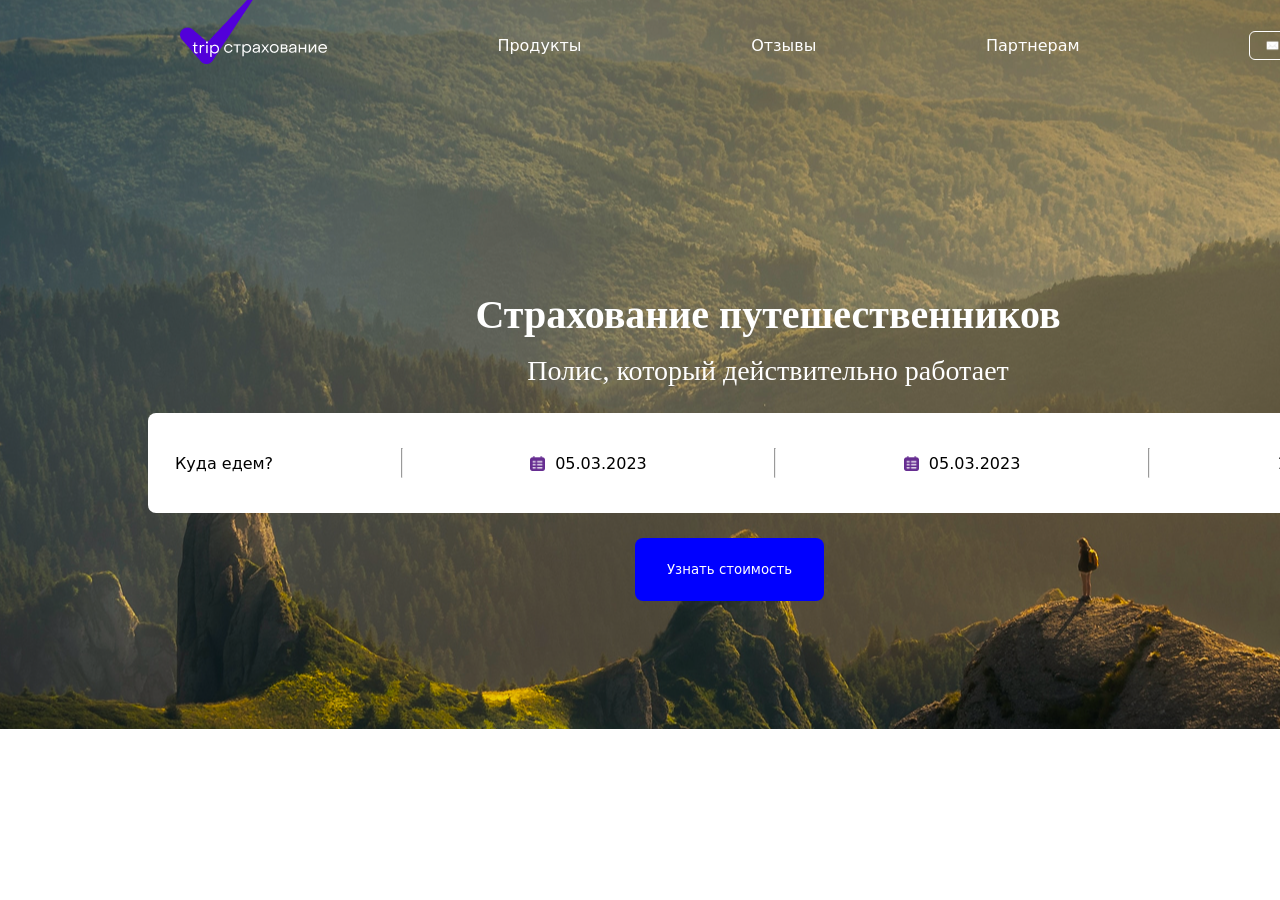
<file: index.html>
<!DOCTYPE html>
<html lang="en">

<head>
    <meta charset="UTF-8">
    <meta name="viewport" content="width=device-width, initial-scale=1.0">
    <link rel="stylesheet" href="./style.css">
    <title>Trip</title>
</head>

<body>
    <header class="header">
        <div class="header__container">
            <ul class="header__menu">
                <li class="header__item">
                    <a class="header__link" href="#"><img class="logo" src="assents/logo.png" alt="logo"></a>
                </li>
                <li class="header__item">
                    <a href="#" class="header__link">Продукты</a>
                </li>
                <li class="header__item">
                    <a href="#" class="header__link">Отзывы</a>
                </li>
                <li class="header__item">
                    <a href="#" class="header__link">Партнерам</a>
                </li>
                <button class="header__btn"><img src="./assents/email.png" alt="" class="header__email">Скидки</button>
            </ul>
        </div>

        <h1 class="header__title">Страхование путешественников</h1>
        <p class="header__text">Полис, который действительно работает</p>
        <div class="header__FAQ">
            <p class="faq__text">Куда едем?</p>
            <hr class="hr">
            <p class="faq__text"><img class="faq__calendar" src="./assents/calendar.png" alt="">05.03.2023</p>
            <hr class="hr">
            <p class="faq__text"><img class="faq__calendar" src="./assents/calendar.png" alt="">05.03.2023</p>
            <hr class="hr">
            <p class="faq__header">1 человек</p>
        </div>

        <button id="kirish" class="header__btn2">Узнать стоимость</button>
    </header>

    <script src="script.js"></script>
</body>

</html>
</file>
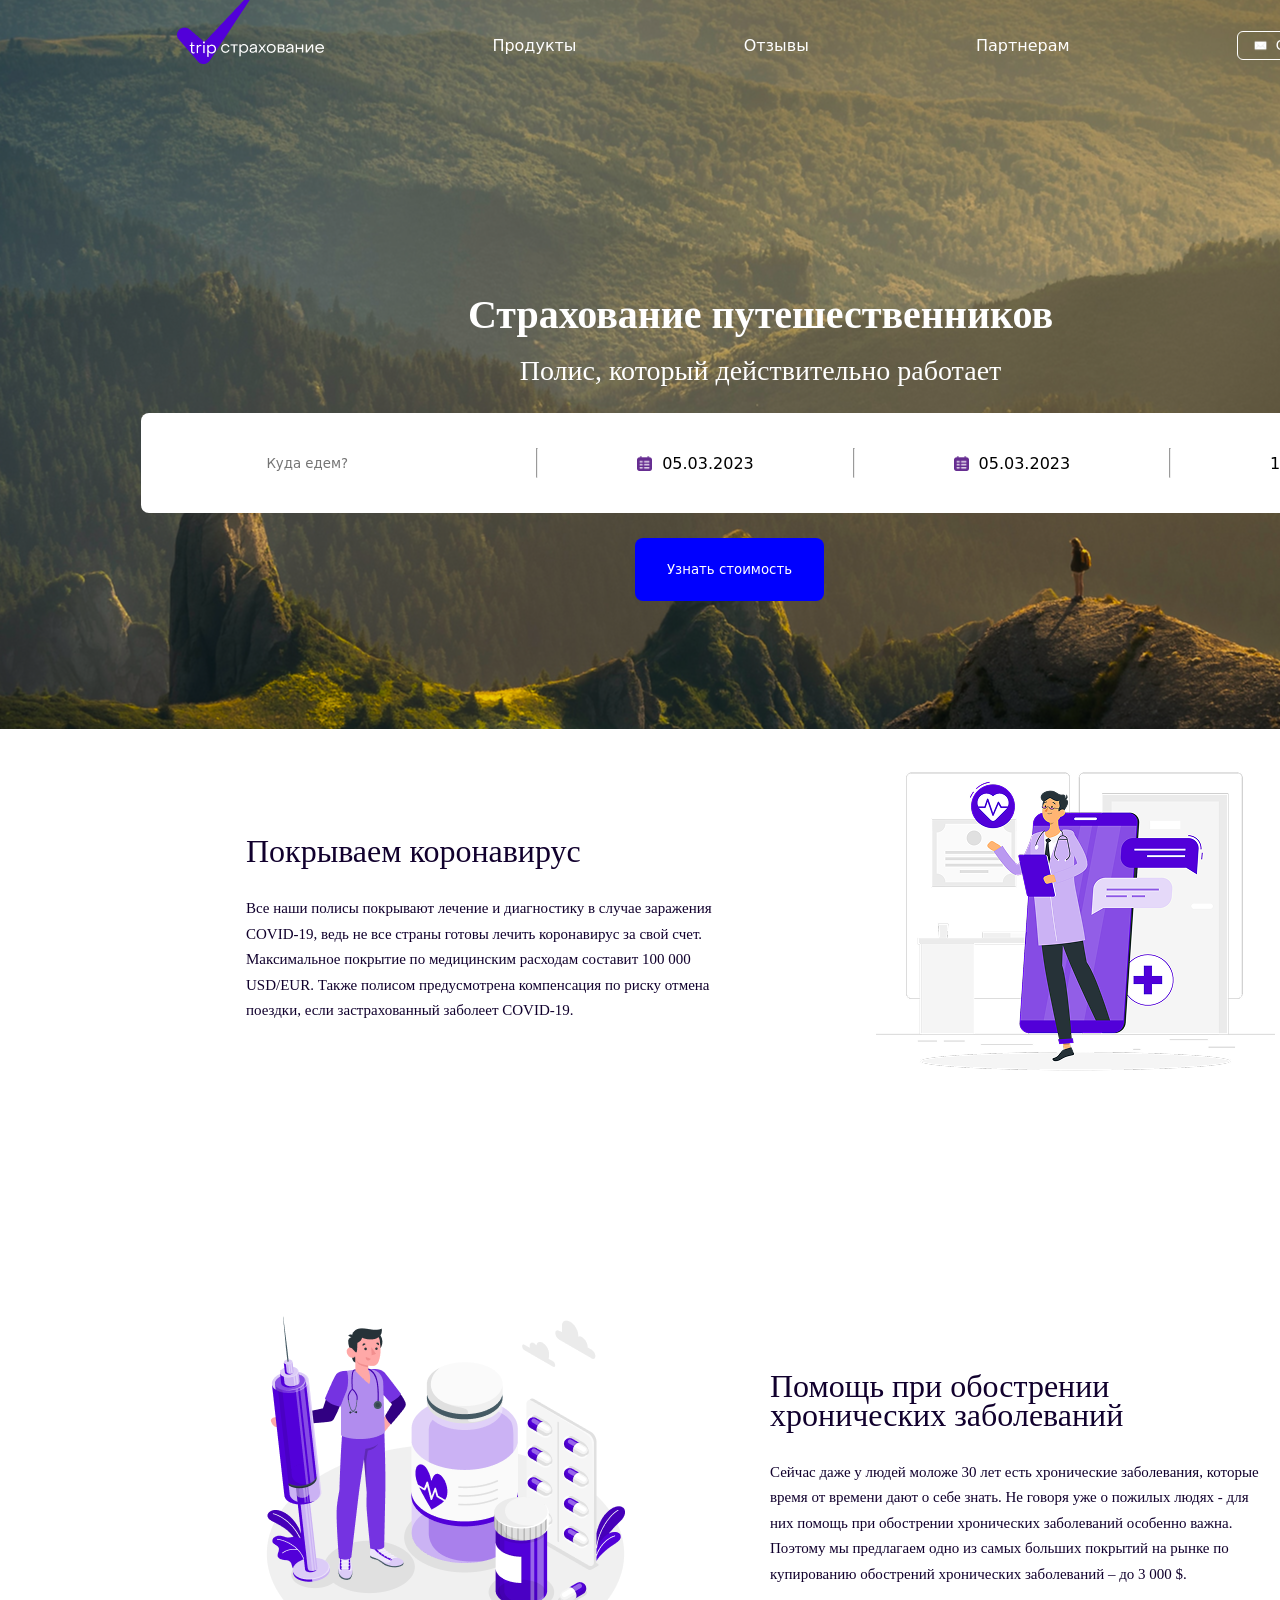
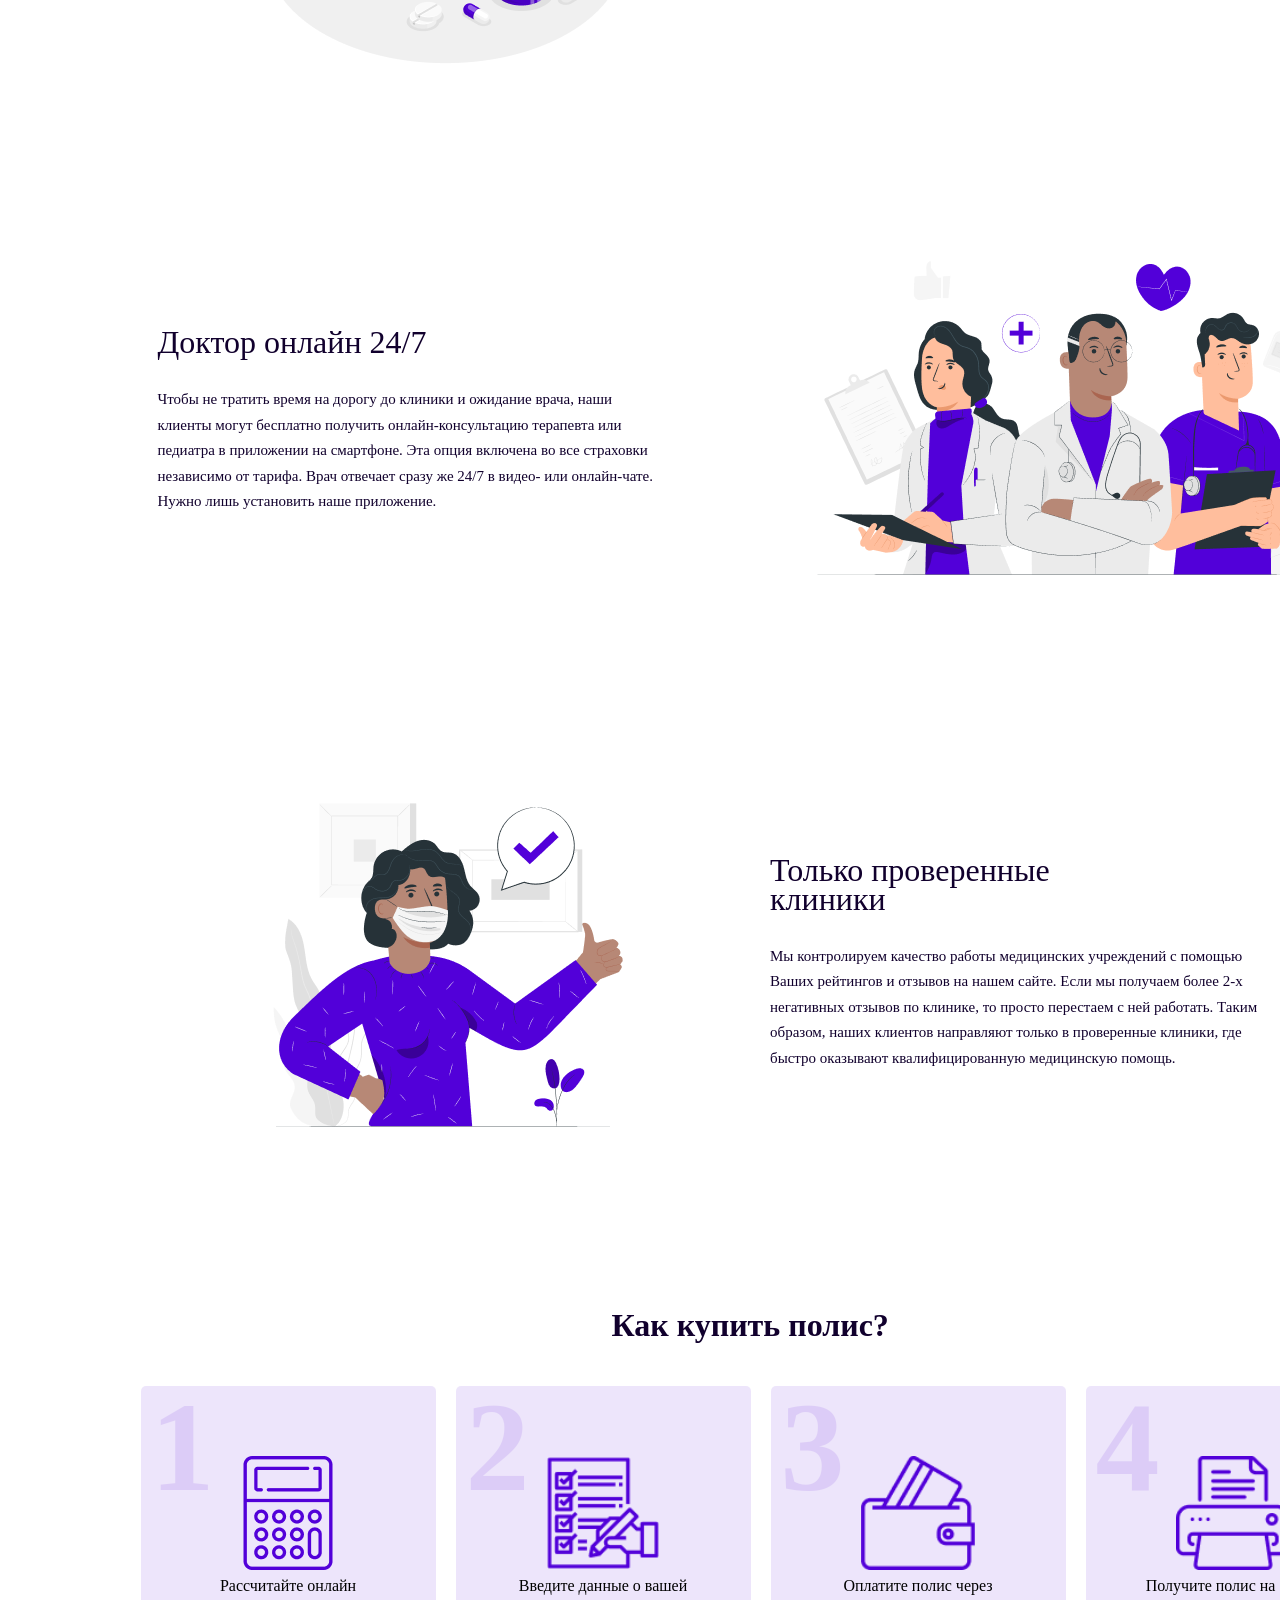
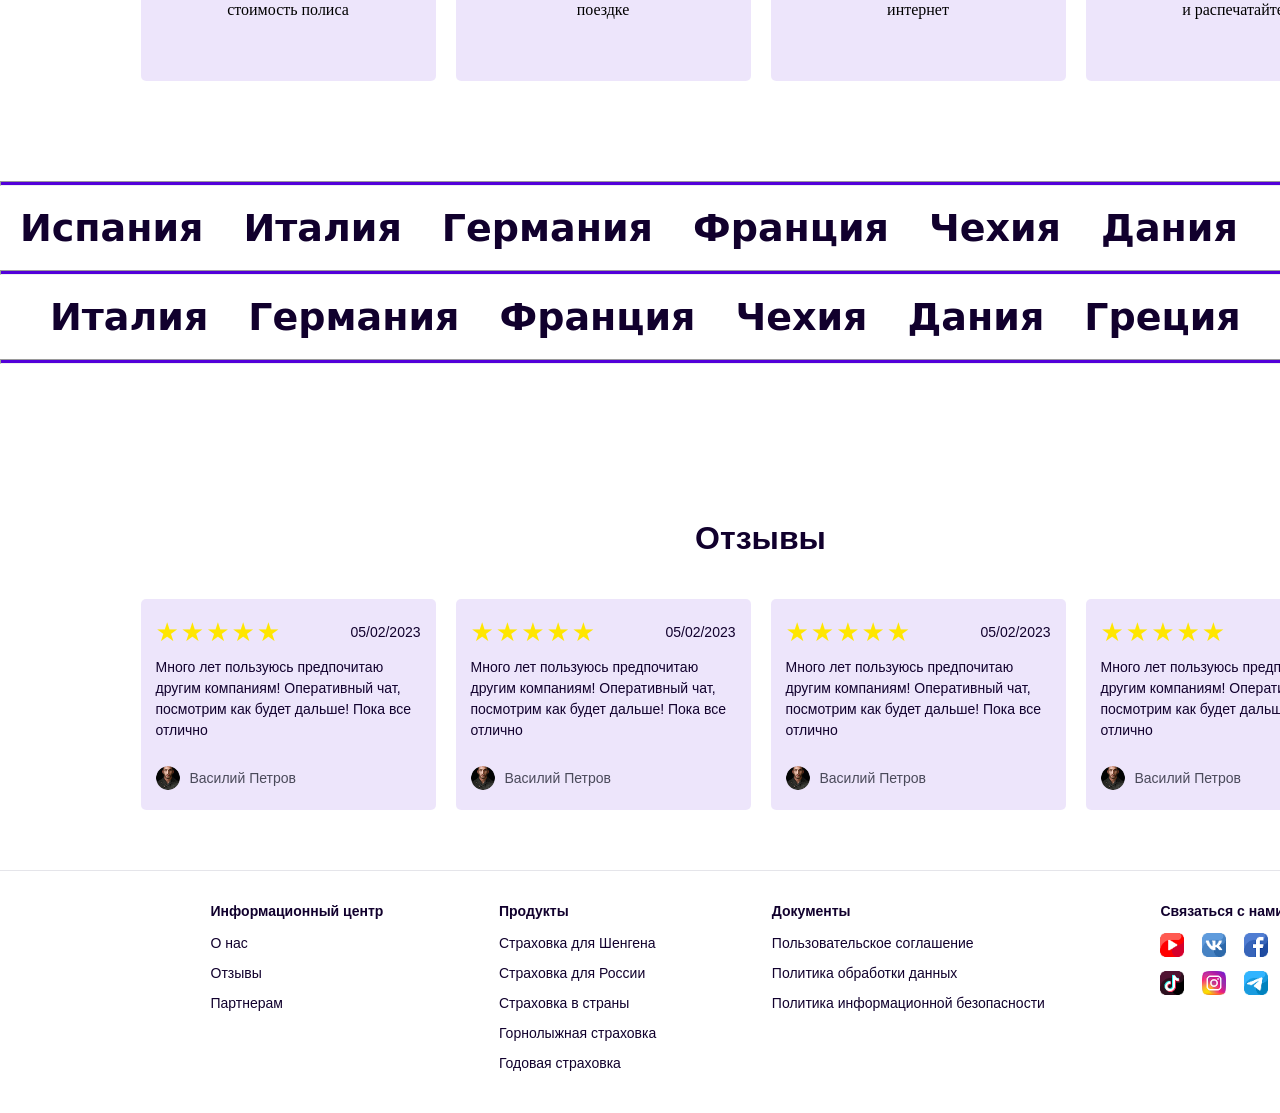
<file: home.html>
<!DOCTYPE html>
<html lang="en">

<head>
    <meta charset="UTF-8">
    <meta name="viewport" content="width=device-width, initial-scale=1.0">
    <link rel="stylesheet" href="./home.css">
    <title>Trip</title>
</head>

<body>
    <header class="header">
        <div class="header__container">
            <ul class="header__menu">
                <li class="header__item">
                    <a class="header__link" href="#"><img class="logo" src="assents/logo.png" alt="logo"></a>
                </li>
                <li class="header__item">
                    <a href="./schengen.html" class="header__link">Продукты</a>
                </li>
                <li class="header__item">
                    <a href="./rates.html" class="header__link">Отзывы</a>
                </li>
                <li class="header__item">
                    <a href="./partners.html" class="header__link">Партнерам</a>
                </li>
                <button class="header__btn"><img src="./assents/email.png" alt="" class="header__email">Скидки</button>
            </ul>
        </div>

        <h1 class="header__title">Страхование путешественников</h1>
        <p class="header__text">Полис, который действительно работает</p>
        <div class="header__FAQ">
            <label for="topish"></label>
            <input class="input" type="text" placeholder="Куда едем?">
            <hr class="hr">
            <p class="faq__text"><img class="faq__calendar" src="./assents/calendar.png" alt="">05.03.2023</p>
            <hr class="hr">
            <p class="faq__text"><img class="faq__calendar" src="./assents/calendar.png" alt="">05.03.2023</p>
            <hr class="hr">
            <p class="faq__header">1 человек</p>
        </div>

        <button id="kirish" class="header__btn2">Узнать стоимость</button>
    </header>

    <main>
        <section class="can">
            <div class="can__container">
                <div class="can__box1">
                    <h1 class="can__title">Покрываем коронавирус</h1>
                    <p class="can__text">Все наши полисы покрывают лечение и диагностику в случае заражения
                        COVID-19,
                        ведь не все страны готовы лечить коронавирус за свой счет. Максимальное покрытие по
                        медицинским
                        расходам составит 100 000 USD/EUR. Также полисом предусмотрена компенсация по риску отмена
                        поездки, если застрахованный заболеет COVID-19.
                    </p>
                </div>
                <div class="can__box2">
                    <img src="./assents/doctor.png" alt="" class="can__img">
                </div>
            </div>

            <div class="can__container">
                <div class="can__box2">
                    <img src="./assents/medicine.png" alt="" class="can__img">
                </div>
                <div class="can__box1">
                    <h1 class="can__title">Помощь при обострении хронических заболеваний</h1>
                    <p class="can__text">Сейчас даже у людей моложе 30 лет есть хронические заболевания, которые
                        время от времени дают о себе знать. Не говоря уже о пожилых людях - для них помощь при
                        обострении хронических заболеваний особенно важна. Поэтому мы предлагаем одно из самых
                        больших покрытий на рынке по купированию обострений хронических заболеваний – до 3 000 $.
                    </p>
                </div>

            </div>

            <div class="can__container">
                <div class="can__box1">
                    <h1 class="can__title">Доктор онлайн 24/7</h1>
                    <p class="can__text">Чтобы не тратить время на дорогу до клиники и ожидание врача, наши клиенты
                        могут бесплатно получить онлайн-консультацию терапевта или педиатра в приложении на
                        смартфоне. Эта опция включена во все страховки независимо от тарифа. Врач отвечает сразу же
                        24/7 в видео- или онлайн-чате. Нужно лишь установить наше приложение.
                    </p>
                </div>
                <div class="can__box2">
                    <img src="./assents/pana.png" alt="" class="can__img">
                </div>
            </div>

            <div class="can__container">
                <div class="can__box2">
                    <img src="./assents/woman.png" alt="" class="can__img">
                </div>
                <div class="can__box1">
                    <h1 class="can__title">Только проверенные клиники</h1>
                    <p class="can__text">Мы контролируем качество работы медицинских учреждений с помощью Ваших
                        рейтингов и отзывов на нашем сайте. Если мы получаем более 2-х негативных отзывов по
                        клинике, то просто перестаем с ней работать. Таким образом, наших клиентов направляют только
                        в проверенные клиники, где быстро оказывают квалифицированную медицинскую помощь.
                    </p>
                </div>

            </div>
        </section>

        <section class="buy">
            <div class="buy__container">
                <h1 class="buy__title">Как купить полис?</h1>
                <div class="buy__boxs">
                    <div class="buy__box">
                        <p class="box__number">1</p>
                        <div class="box__mini">
                            <img src="./assents/calculator.png" alt="" class="mini__img">
                            <p class="mini__text">Рассчитайте онлайн <br> стоимость полиса</p>
                        </div>
                    </div>

                    <div class="buy__box">
                        <p class="box__number">2</p>
                        <div class="box__mini">
                            <img src="./assents/tekshirish.png" alt="" class="mini__img">
                            <p class="mini__text">Введите данные о вашей <br> поездке</p>
                        </div>
                    </div>

                    <div class="buy__box">
                        <p class="box__number">3</p>
                        <div class="box__mini">
                            <img src="./assents/cash.png" alt="" class="mini__img">
                            <p class="mini__text">Оплатите полис через <br> интернет</p>
                        </div>
                    </div>

                    <div class="buy__box">
                        <p class="box__number">4</p>
                        <div class="box__mini">
                            <img src="./assents/printer.png" alt="" class="mini__img">
                            <p class="mini__text">Получите полис на e-mail <br> и распечатайте</p>
                        </div>
                    </div>
                </div>
            </div>
        </section>

        <section class="countries">
            <div class="row__container">
                <hr class="row__hr">

                <div class="row">
                    <div class="row__track">
                        <span class="row__item">Испания</span>
                        <span class="row__item">Италия</span>
                        <span class="row__item">Германия</span>
                        <span class="row__item">Франция</span>
                        <span class="row__item">Чехия</span>
                        <span class="row__item">Дания</span>
                        <span class="row__item">Греция</span>
                        <span class="row__item">Турция</span>
                    </div>
                </div>
                <hr class="row__hr">

                <div class="row row__shift">
                    <div class="row__track">
                        <span class="row__item">Италия</span>
                        <span class="row__item">Германия</span>
                        <span class="row__item">Франция</span>
                        <span class="row__item">Чехия</span>
                        <span class="row__item">Дания</span>
                        <span class="row__item">Греция</span>
                        <span class="row__item">Турция</span>
                        <span class="row__item">Испания</span>
                    </div>
                </div>

                <hr class="row__hr bottom">

            </div>
        </section>

        <section class="reviews">
            <div class="reviews__container">
                <h2 class="reviews__title">Отзывы</h2>

                <div class="reviews__list">

                    <div class="review">
                        <div class="review__top">
                            <div class="review__stars">
                                <span class="review__star">★</span>
                                <span class="review__star">★</span>
                                <span class="review__star">★</span>
                                <span class="review__star">★</span>
                                <span class="review__star">★</span>
                            </div>
                            <p class="review__date">05/02/2023</p>
                        </div>
                        <p class="review__text">Много лет пользуюсь предпочитаю другим компаниям! Оперативный чат,
                            посмотрим как будет дальше! Пока все отлично</p>
                        <div class="review__author">
                            <img src="./assents/pyetr.png" alt="" class="review__avatar">
                            <p class="review__name">Василий Петров</p>
                        </div>
                    </div>

                    <div class="review">
                        <div class="review__top">
                            <div class="review__stars">
                                <span class="review__star">★</span>
                                <span class="review__star">★</span>
                                <span class="review__star">★</span>
                                <span class="review__star">★</span>
                                <span class="review__star">★</span>
                            </div>
                            <p class="review__date">05/02/2023</p>
                        </div>
                        <p class="review__text">Много лет пользуюсь предпочитаю другим компаниям! Оперативный чат,
                            посмотрим как будет дальше! Пока все отлично</p>
                        <div class="review__author">
                            <img src="./assents/pyetr.png" alt="" class="review__avatar">
                            <p class="review__name">Василий Петров</p>
                        </div>
                    </div>

                    <div class="review">
                        <div class="review__top">
                            <div class="review__stars">
                                <span class="review__star">★</span>
                                <span class="review__star">★</span>
                                <span class="review__star">★</span>
                                <span class="review__star">★</span>
                                <span class="review__star">★</span>
                            </div>
                            <p class="review__date">05/02/2023</p>
                        </div>
                        <p class="review__text">Много лет пользуюсь предпочитаю другим компаниям! Оперативный чат,
                            посмотрим как будет дальше! Пока все отлично</p>
                        <div class="review__author">
                            <img src="./assents/pyetr.png" alt="" class="review__avatar">
                            <p class="review__name">Василий Петров</p>
                        </div>
                    </div>

                    <div class="review">
                        <div class="review__top">
                            <div class="review__stars">
                                <span class="review__star">★</span>
                                <span class="review__star">★</span>
                                <span class="review__star">★</span>
                                <span class="review__star">★</span>
                                <span class="review__star">★</span>
                            </div>
                            <p class="review__date">05/02/2023</p>
                        </div>
                        <p class="review__text">Много лет пользуюсь предпочитаю другим компаниям! Оперативный чат,
                            посмотрим как будет дальше! Пока все отлично</p>
                        <div class="review__author">
                            <img src="./assents/pyetr.png" alt="" class="review__avatar">
                            <p class="review__name">Василий Петров</p>
                        </div>
                    </div>

                </div>
            </div>
        </section>

        <footer class="footer">
            <div class="footer__container">

                <div class="footer__col">
                    <h3 class="footer__title">Информационный центр</h3>
                    <ul class="footer__list">
                        <li class="footer__item"><a href="#" class="footer__link">О нас</a></li>
                        <li class="footer__item"><a href="#" class="footer__link">Отзывы</a></li>
                        <li class="footer__item"><a href="#" class="footer__link">Партнерам</a></li>
                    </ul>
                </div>

                <div class="footer__col">
                    <h3 class="footer__title">Продукты</h3>
                    <ul class="footer__list">
                        <li class="footer__item"><a href="#" class="footer__link">Страховка для Шенгена</a></li>
                        <li class="footer__item"><a href="#" class="footer__link">Страховка для России</a></li>
                        <li class="footer__item"><a href="#" class="footer__link">Страховка в страны</a></li>
                        <li class="footer__item"><a href="#" class="footer__link">Горнолыжная страховка</a></li>
                        <li class="footer__item"><a href="#" class="footer__link">Годовая страховка</a></li>
                    </ul>
                </div>

                <div class="footer__col">
                    <h3 class="footer__title">Документы</h3>
                    <ul class="footer__list">
                        <li class="footer__item"><a href="#" class="footer__link">Пользовательское соглашение</a>
                        </li>
                        <li class="footer__item"><a href="#" class="footer__link">Политика обработки данных</a></li>
                        <li class="footer__item"><a href="#" class="footer__link">Политика информационной
                                безопасности</a></li>
                    </ul>
                </div>

                <div class="footer__col">
                    <h3 class="footer__title">Связаться с нами</h3>
                    <div class="footer__socials">
                        <a href="#"><img src="./assents/youtube.png" alt="YouTube" class="footer__icon"></a>
                        <a href="#"><img src="./assents/vk.png" alt="VK" class="footer__icon"></a>
                        <a href="#"><img src="./assents/facebook.png" alt="Facebook" class="footer__icon"></a>
                        <a href="#"><img src="./assents/twitter.png" alt="Twitter" class="footer__icon"></a>
                        <a href="#"><img src="./assents/tiktok.png" alt="TikTok" class="footer__icon"></a>
                        <a href="#"><img src="./assents/instagram.png" alt="Instagram" class="footer__icon"></a>
                        <a href="#"><img src="./assents/telegram.png" alt="Telegram" class="footer__icon"></a>
                        <a href="#"><img src="./assents/whatsapp.png" alt="WhatsApp" class="footer__icon"></a>
                    </div>
                </div>

            </div>
        </footer>
    </main>

    <script src="script.js"></script>

</body>

</html>
</file>
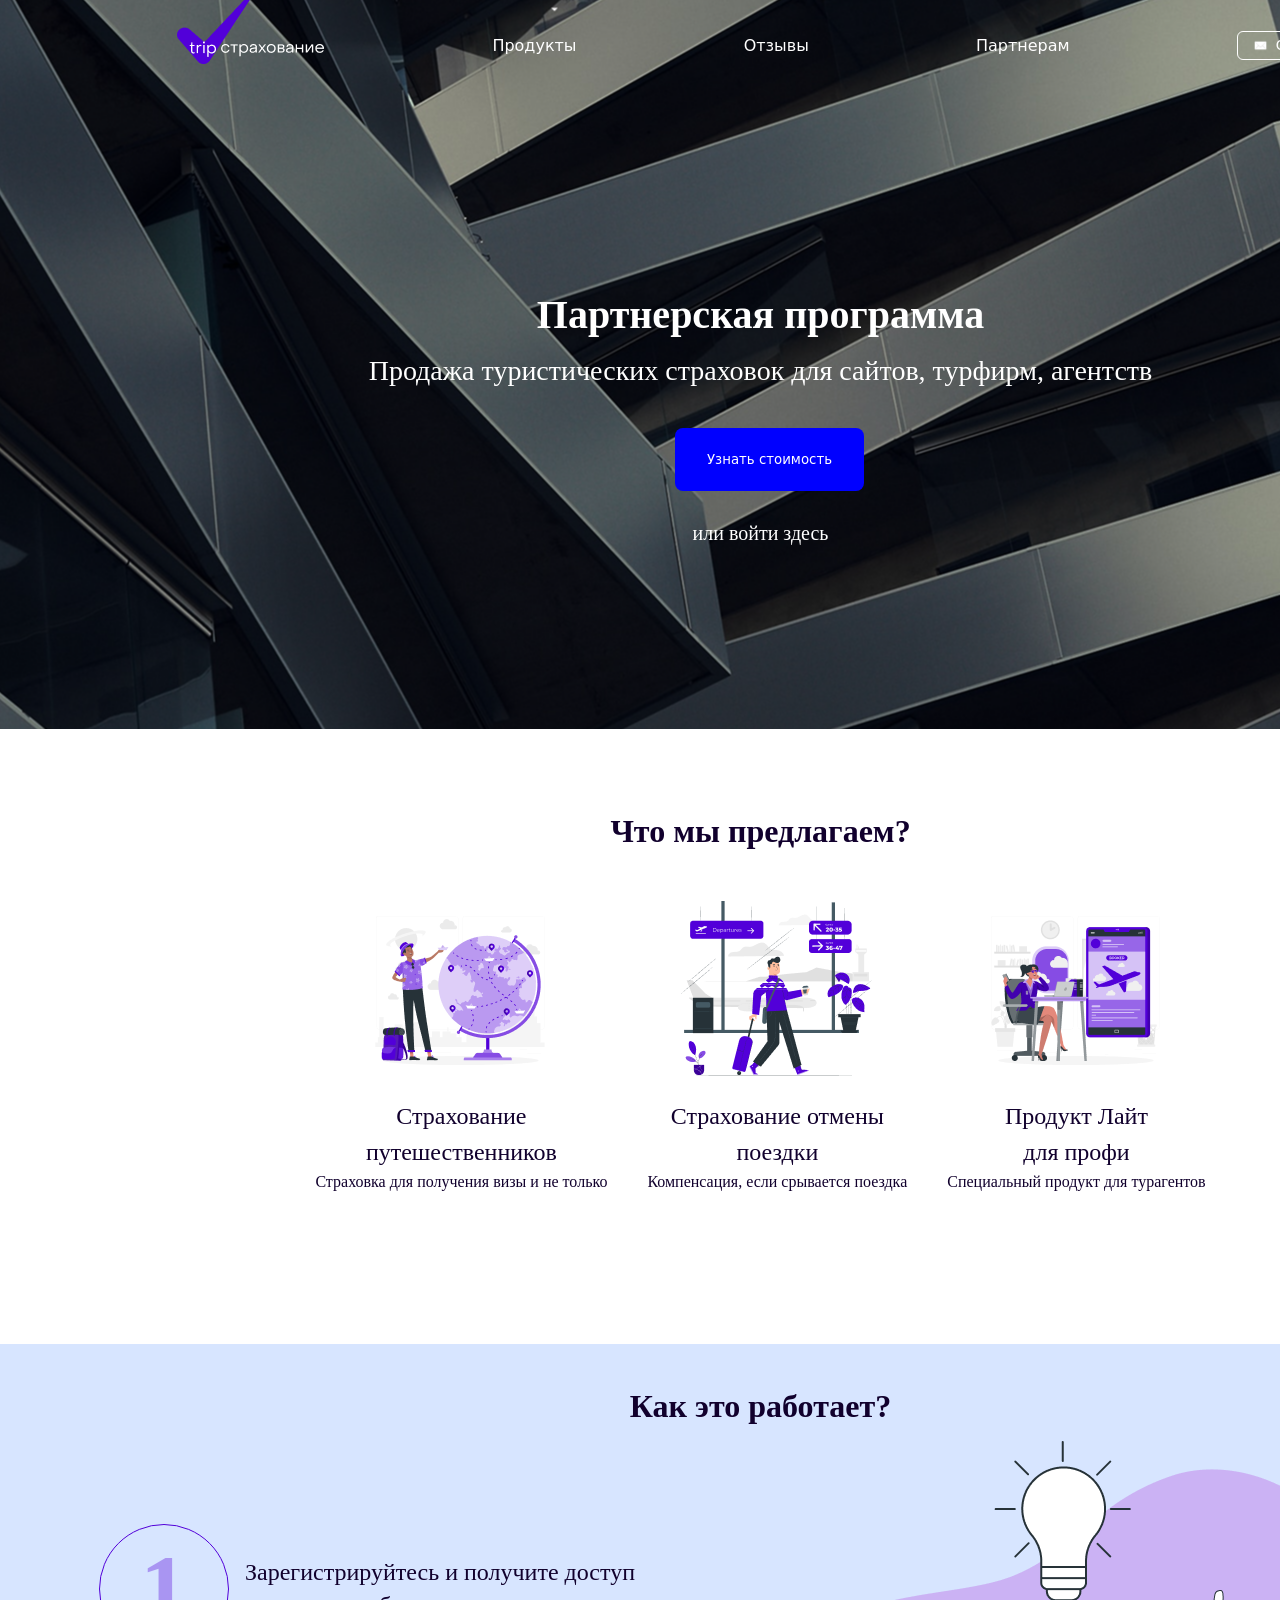
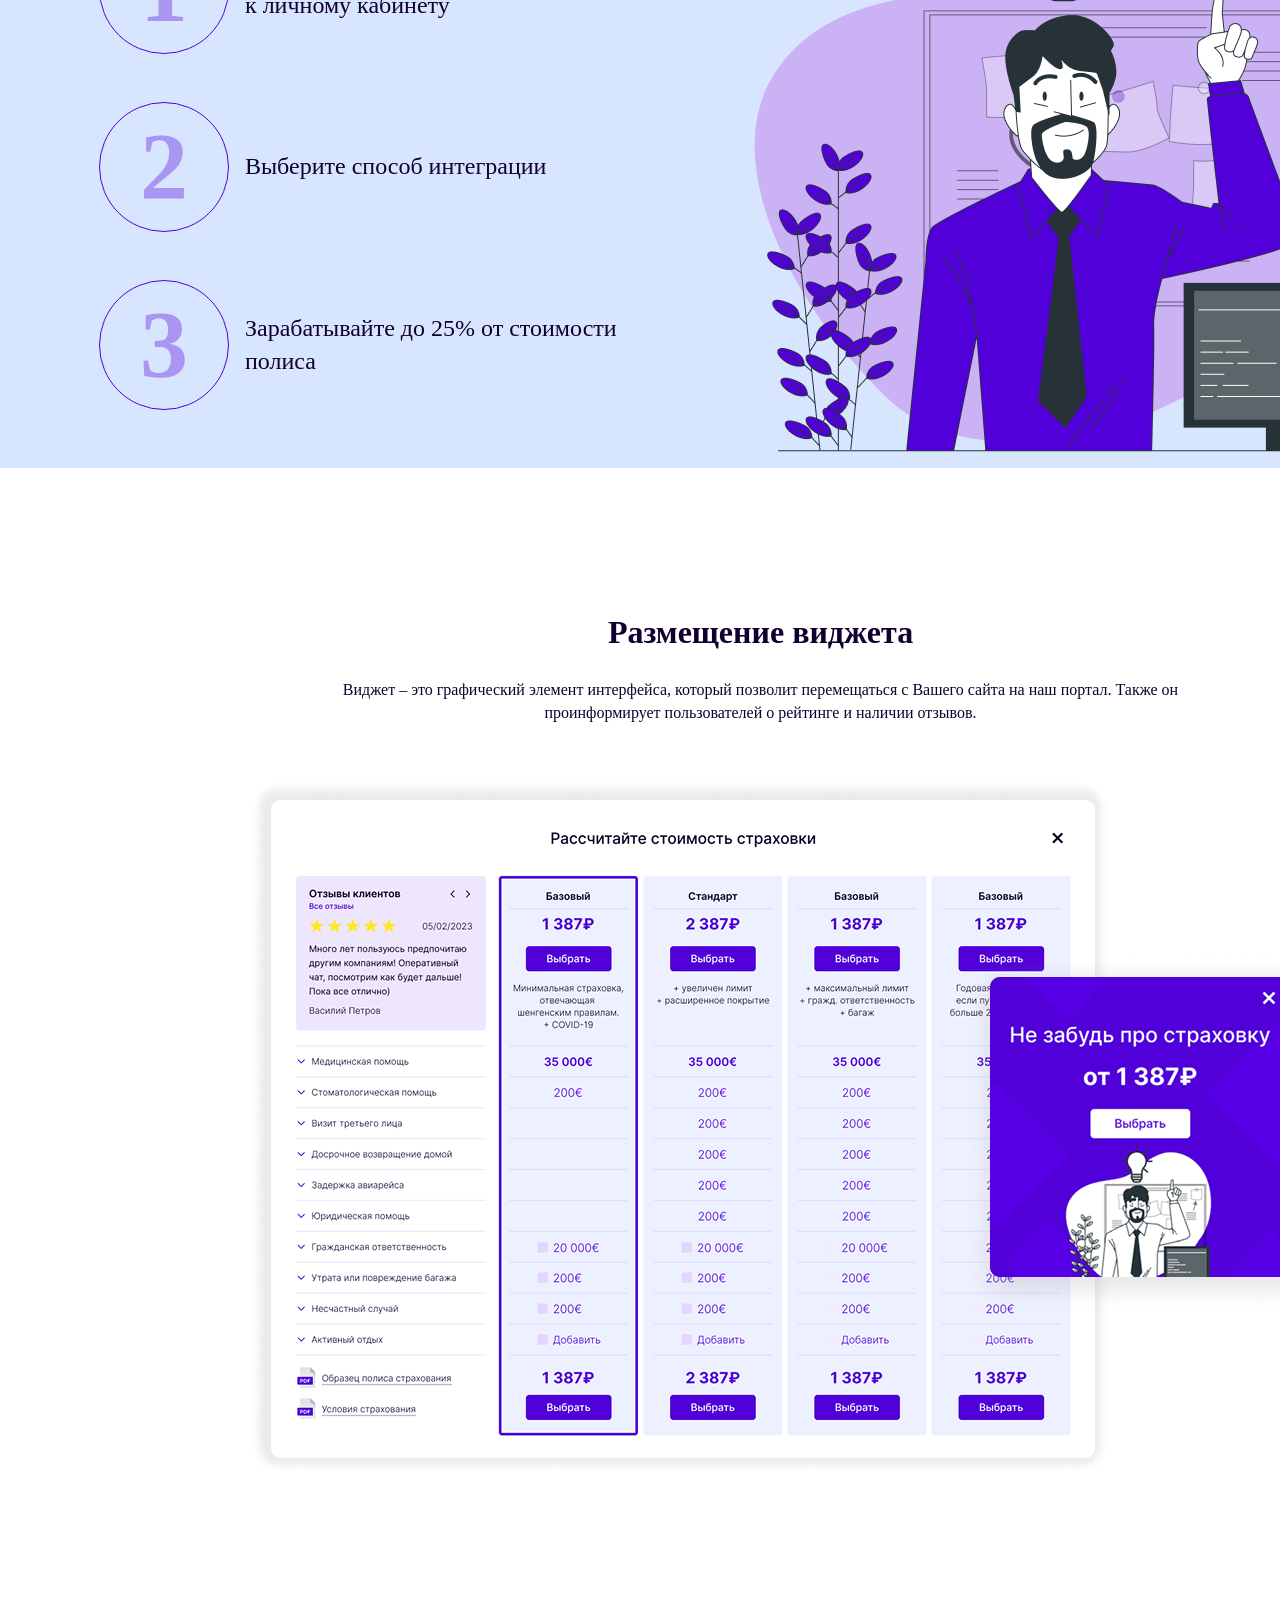
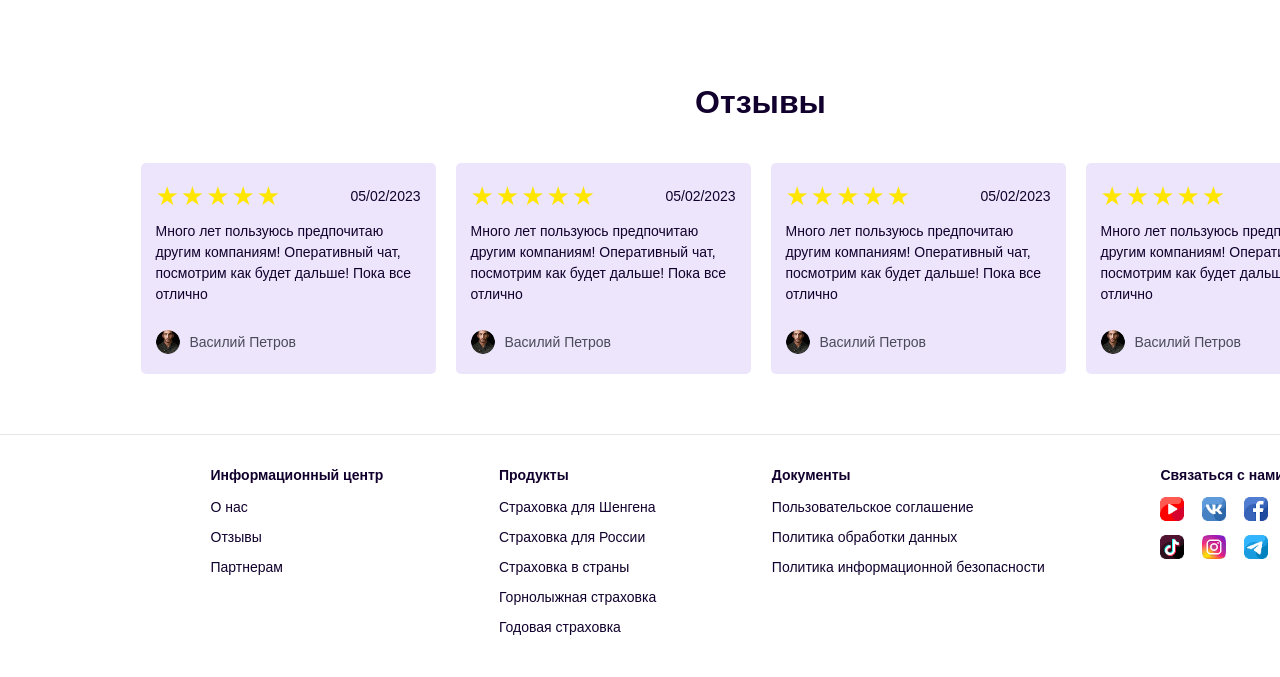
<file: partners.html>
<!DOCTYPE html>
<html lang="en">

<head>
    <meta charset="UTF-8">
    <meta name="viewport" content="width=device-width, initial-scale=1.0">
    <link rel="stylesheet" href="./partnes.css">
    <title>Partnes</title>
</head>

<body>
    <header class="header">
        <div class="header__container">
            <ul class="header__menu">
                <li class="header__item">
                    <a class="header__link" href="./home.html"><img class="logo" src="assents/logo.png" alt="logo"></a>
                </li>
                <li class="header__item">
                    <a href="./schengen.html" class="header__link">Продукты</a>
                </li>
                <li class="header__item">
                    <a href="./rates.html" class="header__link">Отзывы</a>
                </li>
                <li class="header__item">
                    <a href="#" class="header__link">Партнерам</a>
                </li>
                <button class="header__btn"><img src="./assents/email.png" alt="" class="header__email">Скидки</button>
            </ul>
        </div>

        <h1 class="header__title">Партнерская программа</h1>
        <p class="header__text">Продажа туристических страховок для сайтов, турфирм, агентств</p>
        <button id="kirish" class="header__btn2">Узнать стоимость</button>
        <p class="header__text2">или войти здесь</p>

    </header>

    <main>
        <section class="offer">
            <div class="offer__container">
                <h1 class="offer__title">Что мы предлагаем?</h1>
                <div class="offer__boxs">
                    <div class="offer__box">
                        <img src="./assents/globus.png" alt="" class="offer__img">
                        <h1 class="box__title">Страхование <br> путешественников</h1>
                        <p class="box__text">Страховка для получения визы и не только</p>
                    </div>

                    <div class="offer__box">
                        <img src="./assents/airplane.png" alt="" class="offer__img">
                        <h1 class="box__title">Страхование отмены <br> поездки</h1>
                        <p class="box__text">Компенсация, если срывается поездка</p>
                    </div>

                    <div class="offer__box">
                        <img src="./assents/phone.png" alt="" class="offer__img">
                        <h1 class="box__title">Продукт Лайт <br> для профи</h1>
                        <p class="box__text">Специальный продукт для турагентов</p>
                    </div>
                </div>
            </div>
        </section>

        <section class="work">
            <div class="work__container">
                <h1 class="work__title">Как это работает?</h1>
                <div class="work__content">
                    <div class="work__left">
                        <div class="work__box">
                            <div class="work__number">1</div>
                            <p class="work__text">Зарегистрируйтесь и получите доступ <br> к личному кабинету</p>
                        </div>

                        <div class="work__box">
                            <div class="work__number w2">2</div>
                            <p class="work__text">Выберите способ интеграции</p>
                        </div>

                        <div class="work__box">
                            <div class="work__number">3</div>
                            <p class="work__text">Зарабатывайте до 25% от стоимости <br> полиса</p>
                        </div>
                    </div>

                    <div class="work__right">
                        <img src="./assents/work.png" alt="work" class="work__img">
                    </div>
                </div>
            </div>
        </section>

        <section class="widget">
            <div class="widget__container">
                <h1 class="widget__title">Размещение виджета</h1>
                <p class="widget__text">Виджет – это графический элемент интерфейса, который позволит перемещаться с
                    Вашего сайта на наш портал. Также он <br> проинформирует пользователей о рейтинге и наличии отзывов.
                </p>
                <div class="widjet__imgs">
                    <img src="./assents/eski__rasm.png" alt="" class="widget__img1">
                    <img src="./assents/yengi__rasm.png" alt="" class="widget__img2">
                </div>
            </div>
        </section>

        <section class="reviews">
            <div class="reviews__container">
                <h2 class="reviews__title">Отзывы</h2>

                <div class="reviews__list">

                    <div class="review">
                        <div class="review__top">
                            <div class="review__stars">
                                <span class="review__star">★</span>
                                <span class="review__star">★</span>
                                <span class="review__star">★</span>
                                <span class="review__star">★</span>
                                <span class="review__star">★</span>
                            </div>
                            <p class="review__date">05/02/2023</p>
                        </div>
                        <p class="review__text">Много лет пользуюсь предпочитаю другим компаниям! Оперативный чат,
                            посмотрим как будет дальше! Пока все отлично</p>
                        <div class="review__author">
                            <img src="./assents/pyetr.png" alt="" class="review__avatar">
                            <p class="review__name">Василий Петров</p>
                        </div>
                    </div>

                    <div class="review">
                        <div class="review__top">
                            <div class="review__stars">
                                <span class="review__star">★</span>
                                <span class="review__star">★</span>
                                <span class="review__star">★</span>
                                <span class="review__star">★</span>
                                <span class="review__star">★</span>
                            </div>
                            <p class="review__date">05/02/2023</p>
                        </div>
                        <p class="review__text">Много лет пользуюсь предпочитаю другим компаниям! Оперативный чат,
                            посмотрим как будет дальше! Пока все отлично</p>
                        <div class="review__author">
                            <img src="./assents/pyetr.png" alt="" class="review__avatar">
                            <p class="review__name">Василий Петров</p>
                        </div>
                    </div>

                    <div class="review">
                        <div class="review__top">
                            <div class="review__stars">
                                <span class="review__star">★</span>
                                <span class="review__star">★</span>
                                <span class="review__star">★</span>
                                <span class="review__star">★</span>
                                <span class="review__star">★</span>
                            </div>
                            <p class="review__date">05/02/2023</p>
                        </div>
                        <p class="review__text">Много лет пользуюсь предпочитаю другим компаниям! Оперативный чат,
                            посмотрим как будет дальше! Пока все отлично</p>
                        <div class="review__author">
                            <img src="./assents/pyetr.png" alt="" class="review__avatar">
                            <p class="review__name">Василий Петров</p>
                        </div>
                    </div>

                    <div class="review">
                        <div class="review__top">
                            <div class="review__stars">
                                <span class="review__star">★</span>
                                <span class="review__star">★</span>
                                <span class="review__star">★</span>
                                <span class="review__star">★</span>
                                <span class="review__star">★</span>
                            </div>
                            <p class="review__date">05/02/2023</p>
                        </div>
                        <p class="review__text">Много лет пользуюсь предпочитаю другим компаниям! Оперативный чат,
                            посмотрим как будет дальше! Пока все отлично</p>
                        <div class="review__author">
                            <img src="./assents/pyetr.png" alt="" class="review__avatar">
                            <p class="review__name">Василий Петров</p>
                        </div>
                    </div>

                </div>
            </div>
        </section>

        <footer class="footer">
            <div class="footer__container">

                <div class="footer__col">
                    <h3 class="footer__title">Информационный центр</h3>
                    <ul class="footer__list">
                        <li class="footer__item"><a href="#" class="footer__link">О нас</a></li>
                        <li class="footer__item"><a href="#" class="footer__link">Отзывы</a></li>
                        <li class="footer__item"><a href="#" class="footer__link">Партнерам</a></li>
                    </ul>
                </div>

                <div class="footer__col">
                    <h3 class="footer__title">Продукты</h3>
                    <ul class="footer__list">
                        <li class="footer__item"><a href="#" class="footer__link">Страховка для Шенгена</a></li>
                        <li class="footer__item"><a href="#" class="footer__link">Страховка для России</a></li>
                        <li class="footer__item"><a href="#" class="footer__link">Страховка в страны</a></li>
                        <li class="footer__item"><a href="#" class="footer__link">Горнолыжная страховка</a></li>
                        <li class="footer__item"><a href="#" class="footer__link">Годовая страховка</a></li>
                    </ul>
                </div>

                <div class="footer__col">
                    <h3 class="footer__title">Документы</h3>
                    <ul class="footer__list">
                        <li class="footer__item"><a href="#" class="footer__link">Пользовательское соглашение</a>
                        </li>
                        <li class="footer__item"><a href="#" class="footer__link">Политика обработки данных</a></li>
                        <li class="footer__item"><a href="#" class="footer__link">Политика информационной
                                безопасности</a></li>
                    </ul>
                </div>

                <div class="footer__col">
                    <h3 class="footer__title">Связаться с нами</h3>
                    <div class="footer__socials">
                        <a href="#"><img src="./assents/youtube.png" alt="YouTube" class="footer__icon"></a>
                        <a href="#"><img src="./assents/vk.png" alt="VK" class="footer__icon"></a>
                        <a href="#"><img src="./assents/facebook.png" alt="Facebook" class="footer__icon"></a>
                        <a href="#"><img src="./assents/twitter.png" alt="Twitter" class="footer__icon"></a>
                        <a href="#"><img src="./assents/tiktok.png" alt="TikTok" class="footer__icon"></a>
                        <a href="#"><img src="./assents/instagram.png" alt="Instagram" class="footer__icon"></a>
                        <a href="#"><img src="./assents/telegram.png" alt="Telegram" class="footer__icon"></a>
                        <a href="#"><img src="./assents/whatsapp.png" alt="WhatsApp" class="footer__icon"></a>
                    </div>
                </div>

            </div>
        </footer>
    </main>
</body>

</html>
</file>
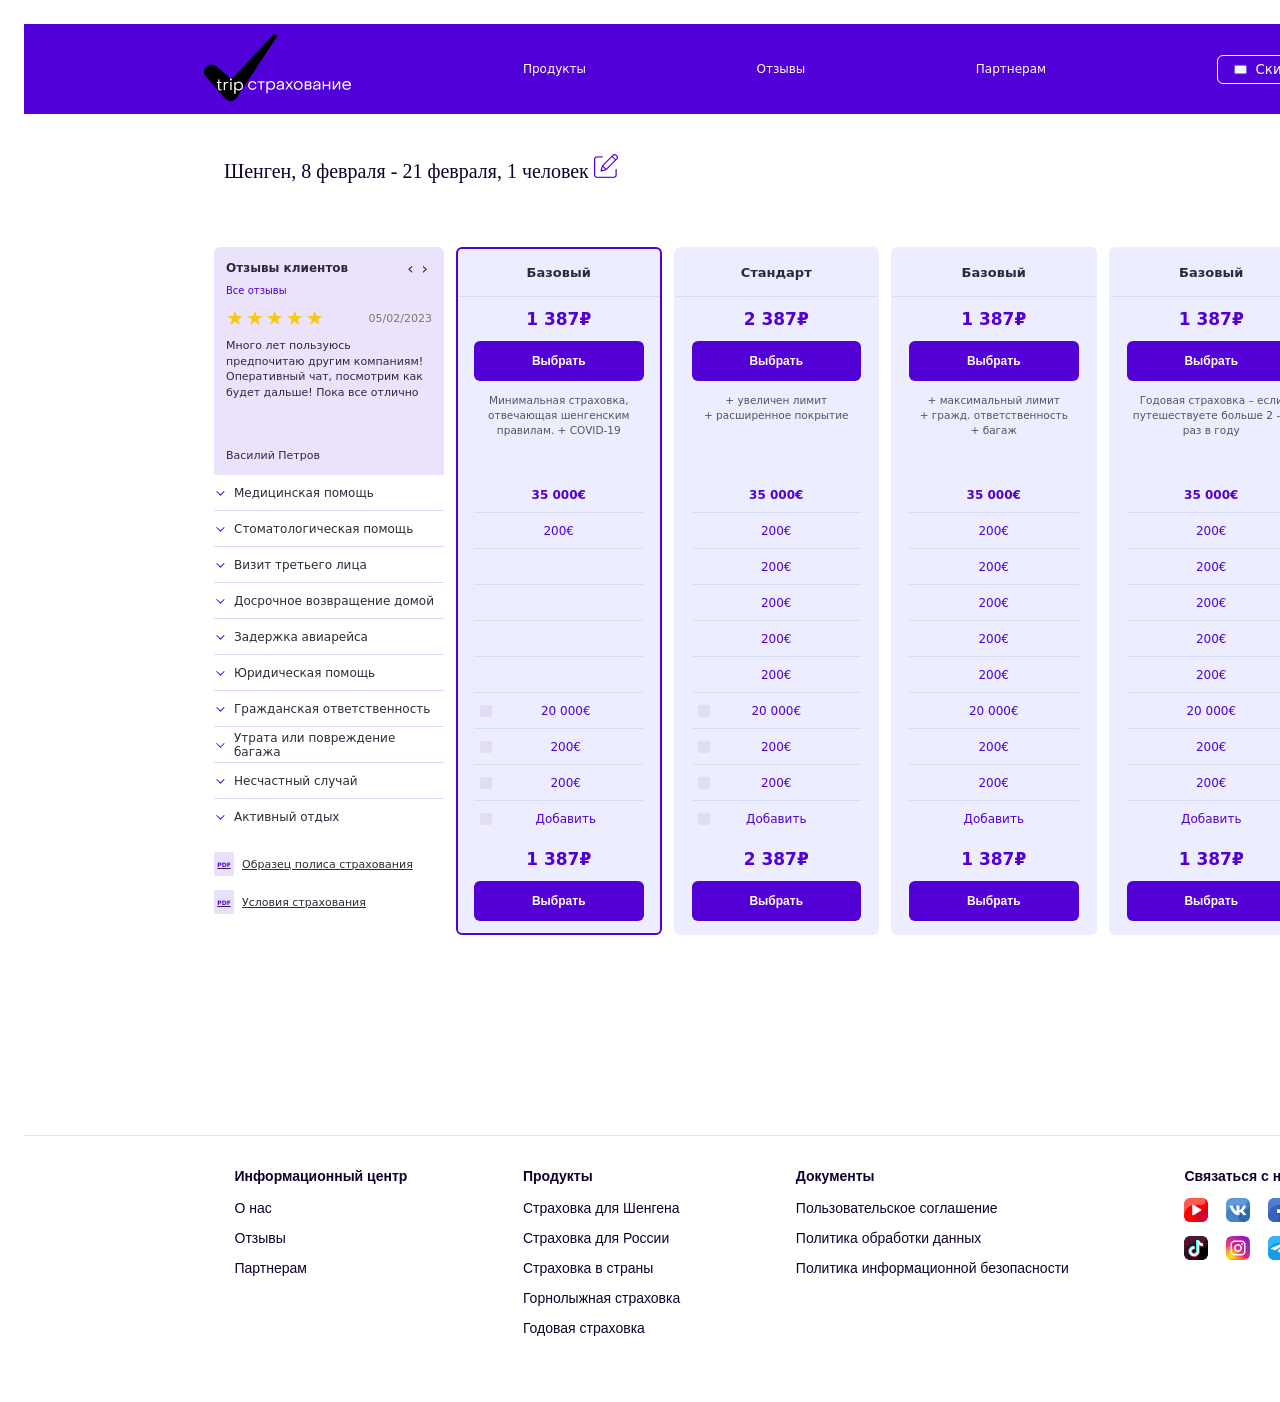
<file: rates.html>
<!DOCTYPE html>
<html lang="en">

<head>
    <meta charset="UTF-8">
    <meta name="viewport" content="width=device-width, initial-scale=1.0">
    <link rel="stylesheet" href="./rates.css">
    <title>Rates</title>
</head>

<body>
    <header class="header">
        <div class="header__container">
            <ul class="header__menu">
                <li class="header__item">
                    <a class="header__link" href="./home.html"><img class="logo" src="assents/new__logo.png" alt="logo"></a>
                </li>
                <li class="header__item">
                    <a href="./schengen.html" class="header__link">Продукты</a>
                </li>
                <li class="header__item">
                    <a href="./rates.html" class="header__link">Отзывы</a>
                </li>
                <li class="header__item">
                    <a href="./partners.html" class="header__link">Партнерам</a>
                </li>
                <button class="header__btn"><img src="./assents/email.png" alt="" class="header__email">Скидки</button>
            </ul>
        </div>
        <p class="header__text">Шенген, 8 февраля - 21 февраля, 1 человек <img src="./assents/ruchka.png" alt=""></p>
    </header>
    <main>
        <section class="rates">
            <div class="scroll">
                <div class="table">

                    <div class="col col-labels">
                        <div class="review">
                            <div class="review-top">
                                <strong>Отзывы клиентов</strong>
                                <span class="arrows"><button aria-label="Назад">‹</button><button
                                        aria-label="Вперёд">›</button></span>
                            </div>
                            <a href="#" class="all-reviews">Все отзывы</a>
                            <div class="stars-row">
                                <span class="stars">★★★★★</span>
                                <time>05/02/2023</time>
                            </div>
                            <p>Много лет пользуюсь предпочитаю другим компаниям! Оперативный чат, посмотрим как будет
                                дальше! Пока все отлично</p>
                            <span class="author">Василий Петров</span>
                        </div>

                        <ul class="labels">
                            <li><i></i>Медицинская помощь</li>
                            <li><i></i>Стоматологическая помощь</li>
                            <li><i></i>Визит третьего лица</li>
                            <li><i></i>Досрочное возвращение домой</li>
                            <li><i></i>Задержка авиарейса</li>
                            <li><i></i>Юридическая помощь</li>
                            <li><i></i>Гражданская ответственность</li>
                            <li><i></i>Утрата или повреждение багажа</li>
                            <li><i></i>Несчастный случай</li>
                            <li><i></i>Активный отдых</li>
                        </ul>

                        <div class="docs">
                            <a href="#"><span class="pdf">PDF</span>Образец полиса страхования</a>
                            <a href="#"><span class="pdf">PDF</span>Условия страхования</a>
                        </div>
                    </div>

                    <div class="col plan selected">
                        <h3>Базовый</h3>
                        <div class="price">1 387₽</div>
                        <button class="btn">Выбрать</button>
                        <p class="desc">Минимальная страховка, отвечающая шенгенским правилам. + COVID-19</p>
                        <ul class="rows">
                            <li class="bold">35 000€</li>
                            <li>200€</li>
                            <li></li>
                            <li></li>
                            <li></li>
                            <li></li>
                            <li><span class="box"></span>20 000€</li>
                            <li><span class="box"></span>200€</li>
                            <li><span class="box"></span>200€</li>
                            <li><span class="box"></span><a href="#">Добавить</a></li>
                        </ul>
                        <div class="price">1 387₽</div>
                        <button class="btn">Выбрать</button>
                    </div>

                    <div class="col plan">
                        <h3>Стандарт</h3>
                        <div class="price">2 387₽</div>
                        <button class="btn">Выбрать</button>
                        <p class="desc">+ увеличен лимит<br>+ расширенное покрытие</p>
                        <ul class="rows">
                            <li class="bold">35 000€</li>
                            <li>200€</li>
                            <li>200€</li>
                            <li>200€</li>
                            <li>200€</li>
                            <li>200€</li>
                            <li><span class="box"></span>20 000€</li>
                            <li><span class="box"></span>200€</li>
                            <li><span class="box"></span>200€</li>
                            <li><span class="box"></span><a href="#">Добавить</a></li>
                        </ul>
                        <div class="price">2 387₽</div>
                        <button class="btn">Выбрать</button>
                    </div>

                    <div class="col plan">
                        <h3>Базовый</h3>
                        <div class="price">1 387₽</div>
                        <button class="btn">Выбрать</button>
                        <p class="desc">+ максимальный лимит<br>+ гражд. ответственность<br>+ багаж</p>
                        <ul class="rows">
                            <li class="bold">35 000€</li>
                            <li>200€</li>
                            <li>200€</li>
                            <li>200€</li>
                            <li>200€</li>
                            <li>200€</li>
                            <li>20 000€</li>
                            <li>200€</li>
                            <li>200€</li>
                            <li><a href="#">Добавить</a></li>
                        </ul>
                        <div class="price">1 387₽</div>
                        <button class="btn">Выбрать</button>
                    </div>

                    <div class="col plan">
                        <h3>Базовый</h3>
                        <div class="price">1 387₽</div>
                        <button class="btn">Выбрать</button>
                        <p class="desc">Годовая страховка – если путешествуете больше 2 - х раз в году</p>
                        <ul class="rows">
                            <li class="bold">35 000€</li>
                            <li>200€</li>
                            <li>200€</li>
                            <li>200€</li>
                            <li>200€</li>
                            <li>200€</li>
                            <li>20 000€</li>
                            <li>200€</li>
                            <li>200€</li>
                            <li><a href="#">Добавить</a></li>
                        </ul>
                        <div class="price">1 387₽</div>
                        <button class="btn">Выбрать</button>
                    </div>

                </div>
            </div>
        </section>

        <footer class="footer">
            <div class="footer__container">

                <div class="footer__col">
                    <h3 class="footer__title">Информационный центр</h3>
                    <ul class="footer__list">
                        <li class="footer__item"><a href="#" class="footer__link">О нас</a></li>
                        <li class="footer__item"><a href="#" class="footer__link">Отзывы</a></li>
                        <li class="footer__item"><a href="#" class="footer__link">Партнерам</a></li>
                    </ul>
                </div>

                <div class="footer__col">
                    <h3 class="footer__title">Продукты</h3>
                    <ul class="footer__list">
                        <li class="footer__item"><a href="#" class="footer__link">Страховка для Шенгена</a></li>
                        <li class="footer__item"><a href="#" class="footer__link">Страховка для России</a></li>
                        <li class="footer__item"><a href="#" class="footer__link">Страховка в страны</a></li>
                        <li class="footer__item"><a href="#" class="footer__link">Горнолыжная страховка</a></li>
                        <li class="footer__item"><a href="#" class="footer__link">Годовая страховка</a></li>
                    </ul>
                </div>

                <div class="footer__col">
                    <h3 class="footer__title">Документы</h3>
                    <ul class="footer__list">
                        <li class="footer__item"><a href="#" class="footer__link">Пользовательское соглашение</a>
                        </li>
                        <li class="footer__item"><a href="#" class="footer__link">Политика обработки данных</a></li>
                        <li class="footer__item"><a href="#" class="footer__link">Политика информационной
                                безопасности</a></li>
                    </ul>
                </div>

                <div class="footer__col">
                    <h3 class="footer__title">Связаться с нами</h3>
                    <div class="footer__socials">
                        <a href="#"><img src="./assents/youtube.png" alt="YouTube" class="footer__icon"></a>
                        <a href="#"><img src="./assents/vk.png" alt="VK" class="footer__icon"></a>
                        <a href="#"><img src="./assents/facebook.png" alt="Facebook" class="footer__icon"></a>
                        <a href="#"><img src="./assents/twitter.png" alt="Twitter" class="footer__icon"></a>
                        <a href="#"><img src="./assents/tiktok.png" alt="TikTok" class="footer__icon"></a>
                        <a href="#"><img src="./assents/instagram.png" alt="Instagram" class="footer__icon"></a>
                        <a href="#"><img src="./assents/telegram.png" alt="Telegram" class="footer__icon"></a>
                        <a href="#"><img src="./assents/whatsapp.png" alt="WhatsApp" class="footer__icon"></a>
                    </div>
                </div>

            </div>
        </footer>
    </main>
</body>

</html>
</file>
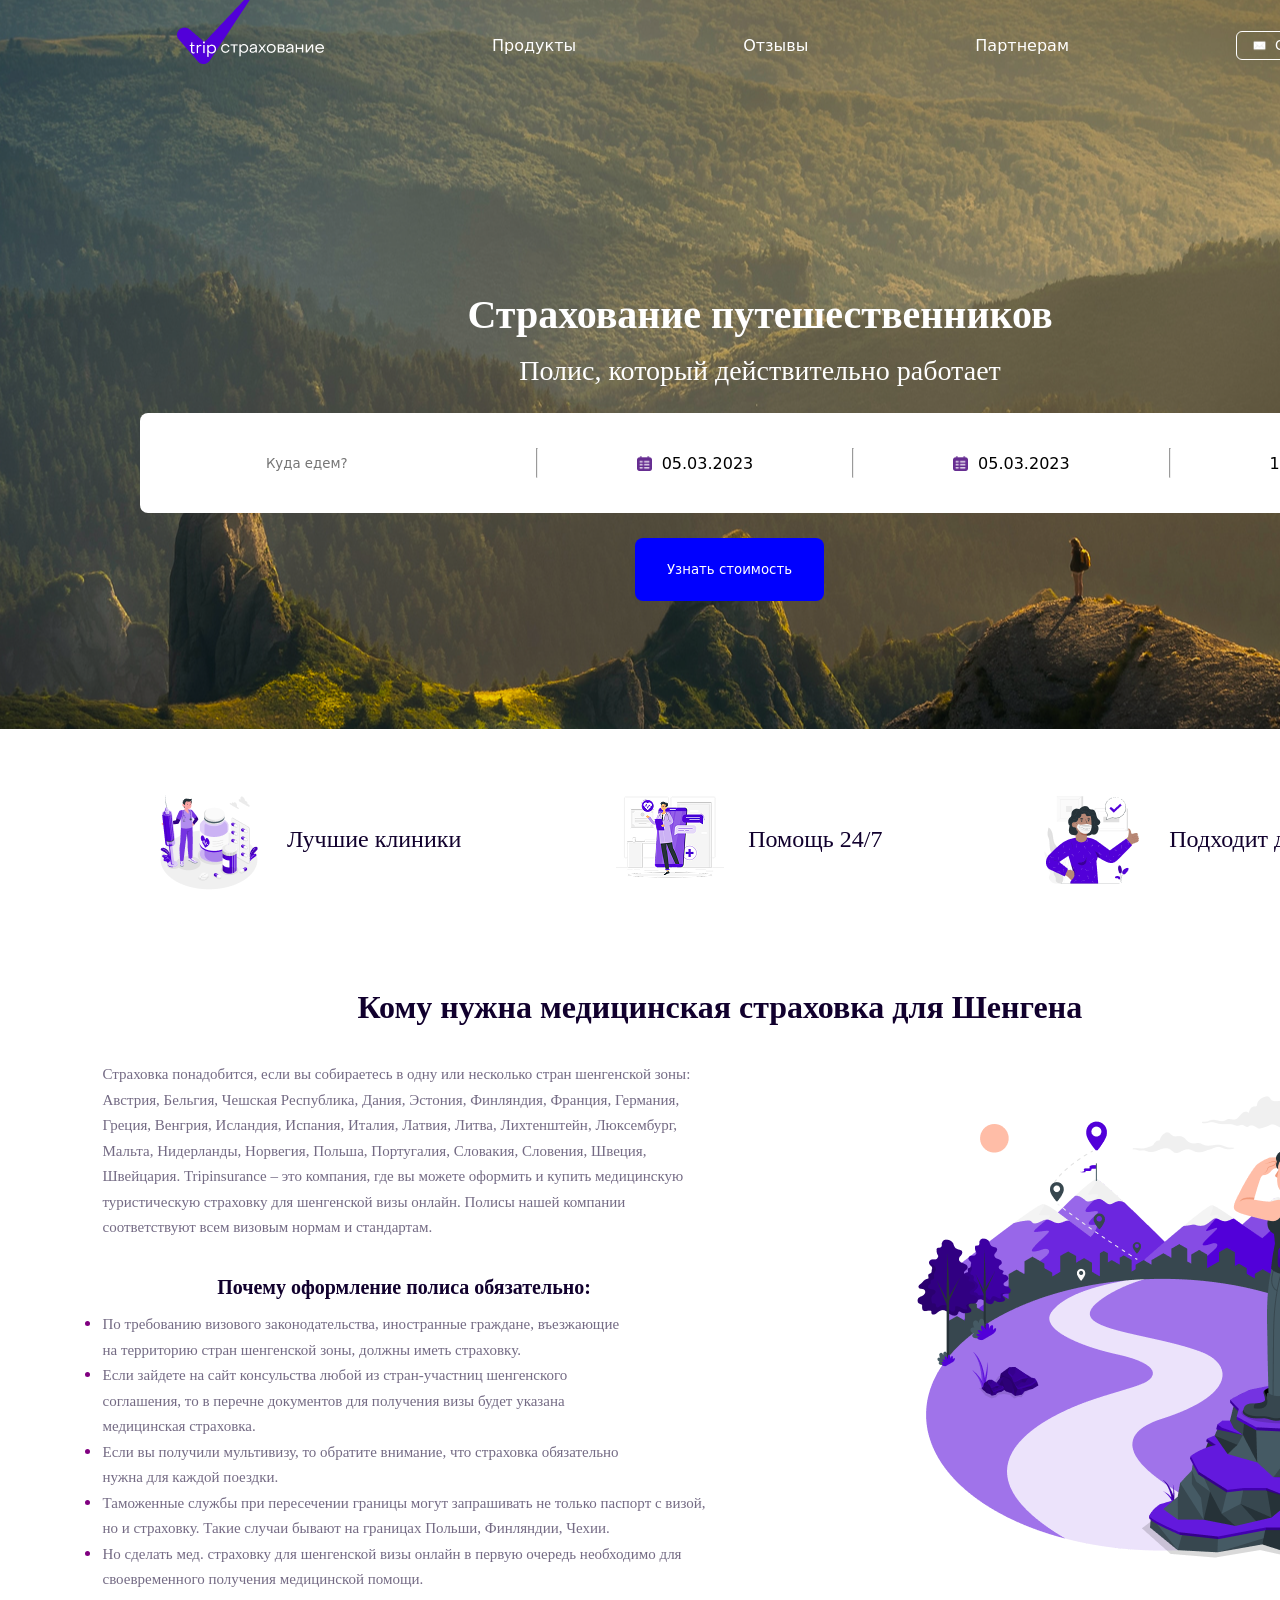
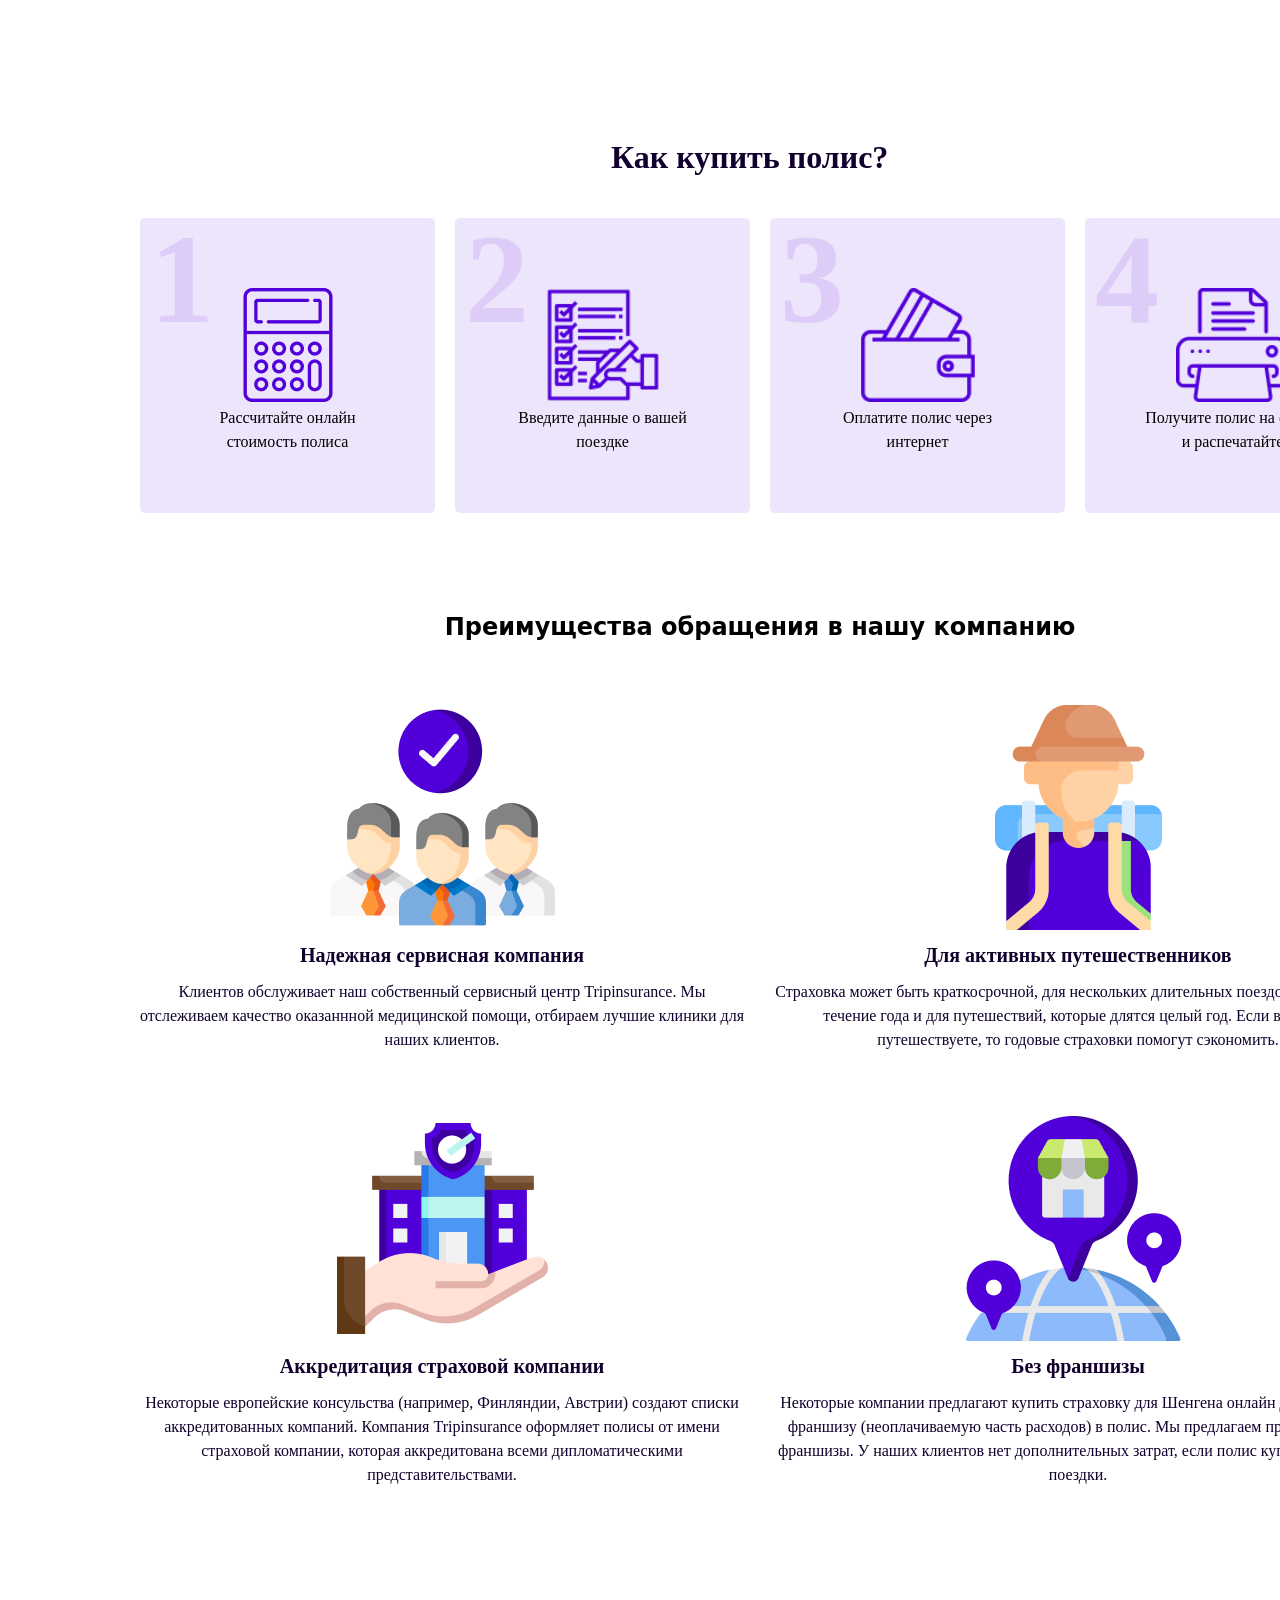
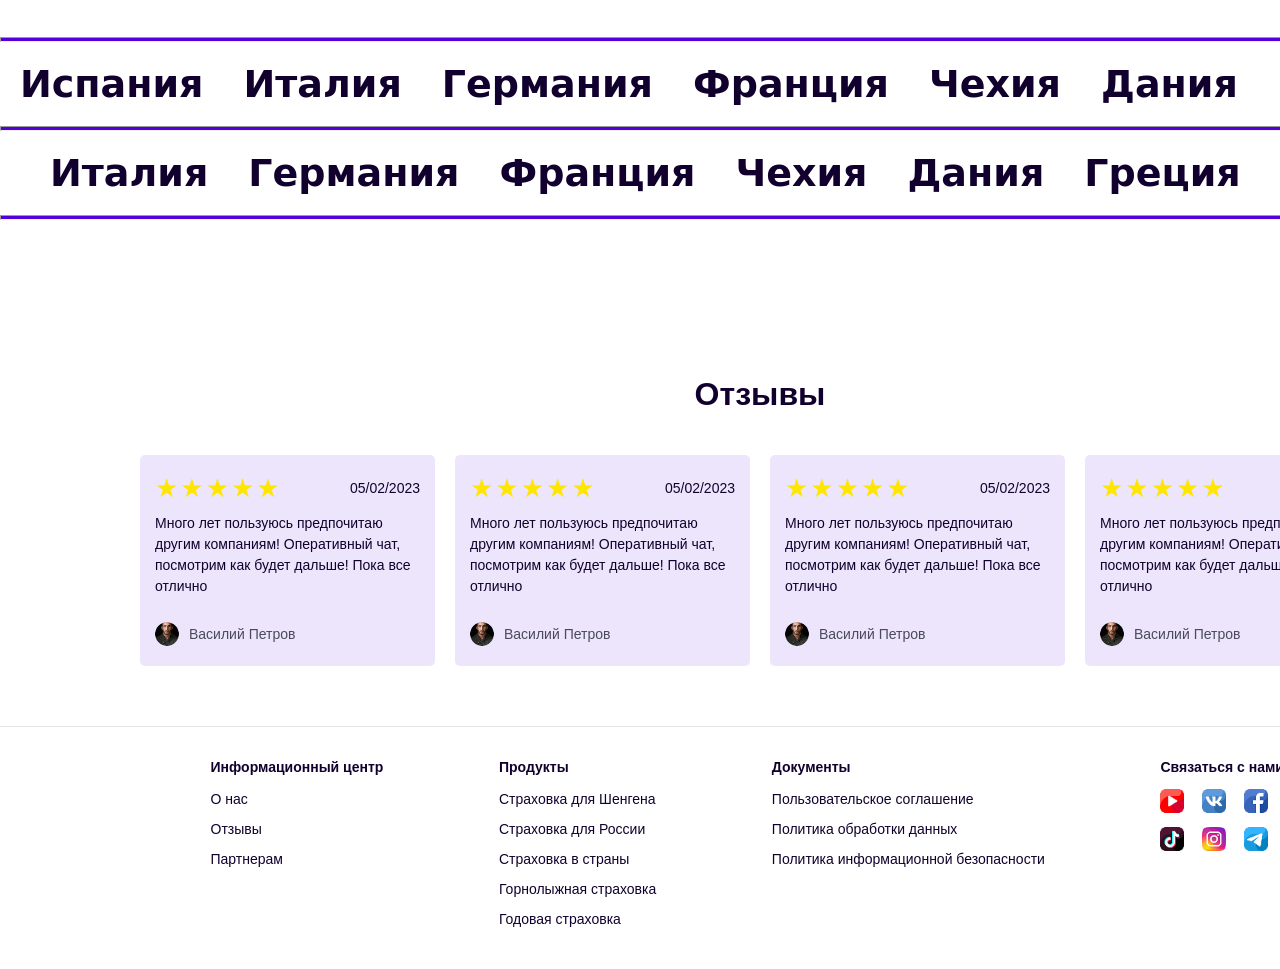
<file: schengen.html>
<!DOCTYPE html>
<html lang="en">

<head>
    <meta charset="UTF-8">
    <meta name="viewport" content="width=device-width, initial-scale=1.0">
    <link rel="stylesheet" href="./schengen.css">
    <title>Schengen</title>
</head>

<body>
    <header class="header">
        <div class="header__container">
            <ul class="header__menu">
                <li class="header__item">
                    <a class="header__link" href="./home.html"><img class="logo" src="assents/logo.png" alt="logo"></a>
                </li>
                <li class="header__item">
                    <a href="./schengen.html" class="header__link">Продукты</a>
                </li>
                <li class="header__item">
                    <a href="./rates.html" class="header__link">Отзывы</a>
                </li>
                <li class="header__item">
                    <a href="./partners.html" class="header__link">Партнерам</a>
                </li>
                <button class="header__btn"><img src="./assents/email.png" alt="" class="header__email">Скидки</button>
            </ul>
        </div>

        <h1 class="header__title">Страхование путешественников</h1>
        <p class="header__text">Полис, который действительно работает</p>
        <div class="header__FAQ">
            <label for="topish"></label>
            <input class="input" type="text" placeholder="Куда едем?">
            <hr class="hr">
            <p class="faq__text"><img class="faq__calendar" src="./assents/calendar.png" alt="">05.03.2023</p>
            <hr class="hr">
            <p class="faq__text"><img class="faq__calendar" src="./assents/calendar.png" alt="">05.03.2023</p>
            <hr class="hr">
            <p class="faq__header">1 человек</p>
        </div>

        <button id="kirish" class="header__btn2">Узнать стоимость</button>
    </header>

    <main>
        <section class="intro">
            <div class="intro__container">
                <div class="intro__boxs">
                    <div class="intro__box">
                        <img src="./assents/amico.png" alt="" class="intro__img">
                        <p class="intro__text">Лучшие клиники</p>
                    </div>

                    <div class="intro__box">
                        <img src="./assents/Help.png" alt="" class="intro__img">
                        <p class="intro__text">Помощь 24/7</p>
                    </div>

                    <div class="intro__box">
                        <img src="./assents/Person.png" alt="" class="intro__img">
                        <p class="intro__text">Подходит для визы</p>
                    </div>
                </div>
            </div>
        </section>

        <section class="insurance">
            <div class="insurance__container">
                <h1 class="insurance__title">Кому нужна медицинская страховка для Шенгена</h1>
                <div class="insurance__boxs">
                    <div class="insurance__left">
                        <p class="insurance__text">Страховка понадобится, если вы собираетесь в одну или несколько стран
                            шенгенской зоны: Австрия, Бельгия, Чешская Республика, Дания, Эстония, Финляндия, Франция,
                            Германия, Греция, Венгрия, Исландия, Испания, Италия, Латвия, Литва, Лихтенштейн,
                            Люксембург, Мальта, Нидерланды, Норвегия, Польша, Португалия, Словакия, Словения, Швеция,
                            Швейцария. Tripinsurance – это компания, где вы можете оформить и купить медицинскую
                            туристическую страховку для шенгенской визы онлайн. Полисы нашей компании соответствуют всем
                            визовым нормам и стандартам.
                        </p>
                        <div class="box__title">Почему оформление полиса обязательно:</div>
                        <ul class="insurance__menu">
                            <li class="insurance__item">
                                <span class="insurance__text">По требованию визового законодательства, иностранные
                                    граждане, въезжающие <br> на территорию
                                    стран шенгенской зоны, должны иметь страховку.
                                </span>
                            </li>

                            <li class="insurance__item">
                                <span class="insurance__text">Если зайдете на сайт консульства любой из стран-участниц
                                    шенгенского <br> соглашения, то в перечне документов для получения визы будет
                                    указана <br>
                                    медицинская страховка.
                                </span>
                            </li>

                            <li class="insurance__item">
                                <span class="insurance__text">Если вы получили мультивизу, то обратите внимание, что
                                    страховка обязательно <br> нужна для каждой поездки.
                                </span>
                            </li>

                            <li class="insurance__item">
                                <span class="insurance__text">Таможенные службы при пересечении границы могут
                                    запрашивать не только паспорт с визой, <br> но и страховку. Такие случаи бывают на
                                    границах Польши, Финляндии, Чехии.
                                </span>
                            </li>

                            <li class="insurance__item">
                                <span class="insurance__text">Но сделать мед. страховку для шенгенской визы онлайн в
                                    первую очередь необходимо для <br> своевременного получения медицинской помощи.
                                </span>
                            </li>
                        </ul>
                    </div>

                    <div class="insurance__right">
                        <img src="./assents/Journey.png" alt="" class="insurance__img">
                    </div>
                </div>
            </div>
        </section>

        <section class="buy">
            <div class="buy__container">
                <h1 class="buy__title">Как купить полис?</h1>
                <div class="buy__boxs">
                    <div class="buy__box">
                        <p class="box__number">1</p>
                        <div class="box__mini">
                            <img src="./assents/calculator.png" alt="" class="mini__img">
                            <p class="mini__text">Рассчитайте онлайн <br> стоимость полиса</p>
                        </div>
                    </div>

                    <div class="buy__box">
                        <p class="box__number">2</p>
                        <div class="box__mini">
                            <img src="./assents/tekshirish.png" alt="" class="mini__img">
                            <p class="mini__text">Введите данные о вашей <br> поездке</p>
                        </div>
                    </div>

                    <div class="buy__box">
                        <p class="box__number">3</p>
                        <div class="box__mini">
                            <img src="./assents/cash.png" alt="" class="mini__img">
                            <p class="mini__text">Оплатите полис через <br> интернет</p>
                        </div>
                    </div>

                    <div class="buy__box">
                        <p class="box__number">4</p>
                        <div class="box__mini">
                            <img src="./assents/printer.png" alt="" class="mini__img">
                            <p class="mini__text">Получите полис на e-mail <br> и распечатайте</p>
                        </div>
                    </div>
                </div>
            </div>
        </section>

        <section class="company">
            <div class="company__container">
                <h1 class="company__title">Преимущества обращения в нашу компанию</h1>
                <div class="company__content">
                    <div class="company__boxs">
                        <div class="company__box">
                            <span class="img"><img src="./assents/peoples.png" alt="" class="company__img"></span>
                            <h1 class="box__title">Надежная сервисная компания</h1>
                            <p class="box__text">Клиентов обслуживает наш собственный сервисный центр Tripinsurance. Мы
                                отслеживаем качество оказаннной медицинской помощи, отбираем лучшие клиники для наших
                                клиентов.</p>
                        </div>

                        <div class="company__box">
                            <span class="img"><img src="./assents/people.png" alt="" class="company__img"></span>
                            <h1 class="box__title">Для активных путешественников</h1>
                            <p class="box__text">Страховка может быть краткосрочной, для нескольких длительных поездок
                                (до
                                91 дня) в течение года и для путешествий, которые длятся целый год. Если вы часто
                                путешествуете, то годовые страховки помогут сэкономить.</p>
                        </div>
                    </div>
                    <div class="company__boxs">
                        <div class="company__box">
                            <span class="img"><img src="./assents/company.png" alt="" class="company__img"></span>
                            <h1 class="box__title">Аккредитация страховой компании</h1>
                            <p class="box__text">Некоторые европейские консульства (например, Финляндии, Австрии)
                                создают
                                списки аккредитованных компаний. Компания Tripinsurance оформляет полисы от имени
                                страховой
                                компании, которая аккредитована всеми дипломатическими представительствами.</p>
                        </div>

                        <div class="company__box">
                            <span class="img"><img src="./assents/global.png" alt="" class="company__img"></span>
                            <h1 class="box__title">Без франшизы</h1>
                            <p class="box__text">Некоторые компании предлагают купить страховку для Шенгена онлайн
                                дешево,
                                вводя франшизу (неоплачиваемую часть расходов) в полис. Мы предлагаем программы без
                                франшизы. У наших клиентов нет дополнительных затрат, если полис куплен до начала
                                поездки.
                            </p>
                        </div>
                    </div>
                </div>
            </div>
        </section>

        <section class="countries">
            <div class="row__container">
                <hr class="row__hr">

                <div class="row">
                    <div class="row__track">
                        <span class="row__item">Испания</span>
                        <span class="row__item">Италия</span>
                        <span class="row__item">Германия</span>
                        <span class="row__item">Франция</span>
                        <span class="row__item">Чехия</span>
                        <span class="row__item">Дания</span>
                        <span class="row__item">Греция</span>
                        <span class="row__item">Турция</span>
                    </div>
                </div>
                <hr class="row__hr">

                <div class="row row__shift">
                    <div class="row__track">
                        <span class="row__item">Италия</span>
                        <span class="row__item">Германия</span>
                        <span class="row__item">Франция</span>
                        <span class="row__item">Чехия</span>
                        <span class="row__item">Дания</span>
                        <span class="row__item">Греция</span>
                        <span class="row__item">Турция</span>
                        <span class="row__item">Испания</span>
                    </div>
                </div>

                <hr class="row__hr bottom">

            </div>
        </section>

        <section class="reviews">
            <div class="reviews__container">
                <h2 class="reviews__title">Отзывы</h2>

                <div class="reviews__list">

                    <div class="review">
                        <div class="review__top">
                            <div class="review__stars">
                                <span class="review__star">★</span>
                                <span class="review__star">★</span>
                                <span class="review__star">★</span>
                                <span class="review__star">★</span>
                                <span class="review__star">★</span>
                            </div>
                            <p class="review__date">05/02/2023</p>
                        </div>
                        <p class="review__text">Много лет пользуюсь предпочитаю другим компаниям! Оперативный чат,
                            посмотрим как будет дальше! Пока все отлично</p>
                        <div class="review__author">
                            <img src="./assents/pyetr.png" alt="" class="review__avatar">
                            <p class="review__name">Василий Петров</p>
                        </div>
                    </div>

                    <div class="review">
                        <div class="review__top">
                            <div class="review__stars">
                                <span class="review__star">★</span>
                                <span class="review__star">★</span>
                                <span class="review__star">★</span>
                                <span class="review__star">★</span>
                                <span class="review__star">★</span>
                            </div>
                            <p class="review__date">05/02/2023</p>
                        </div>
                        <p class="review__text">Много лет пользуюсь предпочитаю другим компаниям! Оперативный чат,
                            посмотрим как будет дальше! Пока все отлично</p>
                        <div class="review__author">
                            <img src="./assents/pyetr.png" alt="" class="review__avatar">
                            <p class="review__name">Василий Петров</p>
                        </div>
                    </div>

                    <div class="review">
                        <div class="review__top">
                            <div class="review__stars">
                                <span class="review__star">★</span>
                                <span class="review__star">★</span>
                                <span class="review__star">★</span>
                                <span class="review__star">★</span>
                                <span class="review__star">★</span>
                            </div>
                            <p class="review__date">05/02/2023</p>
                        </div>
                        <p class="review__text">Много лет пользуюсь предпочитаю другим компаниям! Оперативный чат,
                            посмотрим как будет дальше! Пока все отлично</p>
                        <div class="review__author">
                            <img src="./assents/pyetr.png" alt="" class="review__avatar">
                            <p class="review__name">Василий Петров</p>
                        </div>
                    </div>

                    <div class="review">
                        <div class="review__top">
                            <div class="review__stars">
                                <span class="review__star">★</span>
                                <span class="review__star">★</span>
                                <span class="review__star">★</span>
                                <span class="review__star">★</span>
                                <span class="review__star">★</span>
                            </div>
                            <p class="review__date">05/02/2023</p>
                        </div>
                        <p class="review__text">Много лет пользуюсь предпочитаю другим компаниям! Оперативный чат,
                            посмотрим как будет дальше! Пока все отлично</p>
                        <div class="review__author">
                            <img src="./assents/pyetr.png" alt="" class="review__avatar">
                            <p class="review__name">Василий Петров</p>
                        </div>
                    </div>

                </div>
            </div>
        </section>

        <footer class="footer">
            <div class="footer__container">

                <div class="footer__col">
                    <h3 class="footer__title">Информационный центр</h3>
                    <ul class="footer__list">
                        <li class="footer__item"><a href="#" class="footer__link">О нас</a></li>
                        <li class="footer__item"><a href="#" class="footer__link">Отзывы</a></li>
                        <li class="footer__item"><a href="#" class="footer__link">Партнерам</a></li>
                    </ul>
                </div>

                <div class="footer__col">
                    <h3 class="footer__title">Продукты</h3>
                    <ul class="footer__list">
                        <li class="footer__item"><a href="#" class="footer__link">Страховка для Шенгена</a></li>
                        <li class="footer__item"><a href="#" class="footer__link">Страховка для России</a></li>
                        <li class="footer__item"><a href="#" class="footer__link">Страховка в страны</a></li>
                        <li class="footer__item"><a href="#" class="footer__link">Горнолыжная страховка</a></li>
                        <li class="footer__item"><a href="#" class="footer__link">Годовая страховка</a></li>
                    </ul>
                </div>

                <div class="footer__col">
                    <h3 class="footer__title">Документы</h3>
                    <ul class="footer__list">
                        <li class="footer__item"><a href="#" class="footer__link">Пользовательское соглашение</a>
                        </li>
                        <li class="footer__item"><a href="#" class="footer__link">Политика обработки данных</a></li>
                        <li class="footer__item"><a href="#" class="footer__link">Политика информационной
                                безопасности</a></li>
                    </ul>
                </div>

                <div class="footer__col">
                    <h3 class="footer__title">Связаться с нами</h3>
                    <div class="footer__socials">
                        <a href="#"><img src="./assents/youtube.png" alt="YouTube" class="footer__icon"></a>
                        <a href="#"><img src="./assents/vk.png" alt="VK" class="footer__icon"></a>
                        <a href="#"><img src="./assents/facebook.png" alt="Facebook" class="footer__icon"></a>
                        <a href="#"><img src="./assents/twitter.png" alt="Twitter" class="footer__icon"></a>
                        <a href="#"><img src="./assents/tiktok.png" alt="TikTok" class="footer__icon"></a>
                        <a href="#"><img src="./assents/instagram.png" alt="Instagram" class="footer__icon"></a>
                        <a href="#"><img src="./assents/telegram.png" alt="Telegram" class="footer__icon"></a>
                        <a href="#"><img src="./assents/whatsapp.png" alt="WhatsApp" class="footer__icon"></a>
                    </div>
                </div>

            </div>
        </footer>
    </main>

    <script src="./script.js"></script>
</body>

</html>
</file>
<file: style.css>
* {
    margin: 0;
    padding: 0;
    box-sizing: border-box;
    font-family: system-ui;
}

body {
    width: 100%;
}

.header,
section {
    width: 1536px;
    margin: 0 auto;
}

.header {
    height: 729px;
}

.header {
    background-image: url(./assents/fon.png);
    background-repeat: no-repeat;
    background-position: center;

    margin: 0 auto;
}

li {
    list-style: none;
}

a {
    text-decoration: none;
    color: white;
}

.header__email {
    width: 15px;
}

.header__menu {
    display: flex;
    align-items: center;
    justify-content: space-evenly;
    padding: 10px;
}

.header__btn {
    background: none;
    display: flex;
    align-items: center;
    justify-content: center;
    gap: 8px;
    padding: 6px 15px;
    border-radius: 6px;
    border: 1px solid white;
    color: white;
}

.header__title {
    padding-top: 200px;
    padding-bottom: 15px;
    display: flex;
    align-items: center;
    justify-content: center;
    font-family: 'Inter';
    font-style: normal;
    font-weight: 800;
    font-size: 40px;
    line-height: 48px;
    color: #FFFFFF;
}

.header__text {
    display: flex;
    align-items: center;
    justify-content: center;
    font-family: 'Inter';
    font-style: normal;
    font-weight: 400;
    font-size: 28px;
    line-height: 34px;
    color: #FFFFFF;
}

.header__FAQ {
    margin: 25px auto;
    background-color: white;
    width: 1240px;
    display: flex;
    align-items: center;
    justify-content: space-between;
    padding: 35px 27px;
    border-radius: 8px;
}

.faq__calendar {
    width: 15px;
}

.hr {
    width: 1px;
    height: 30px;
}

.faq__text {
    display: flex;
    align-items: center;
    justify-content: center;
    gap: 10px;
}

.header__btn2 {
    margin-left: 635px;
    padding: 24px 32px;
    color: white;
    background-color: blue;
    border: none;
    border-radius: 8px;
}

.can__container {
    margin-bottom: 146px;
    display: flex;
    align-items: center;
    justify-content: center;
    gap: 125px;
}

.can__title {
    padding-bottom: 30px;
    width: 398px;
    font-family: 'Inter';
    font-style: normal;
    font-weight: 500;
    font-size: 32px;
    line-height: 91%;
    color: #11002D;
}

.can__text {
    width: 505px;
    font-family: 'Inter';
    font-style: normal;
    font-weight: 300;
    font-size: 15px;
    line-height: 170%;
    color: #11002D;
}

.buy__title {
    margin: 0 auto;
    width: 298px;
    height: 29px;
    font-family: 'Inter';
    font-style: normal;
    font-weight: 600;
    font-size: 32px;
    line-height: 91%;
    color: #11002D;
}

.buy__boxs {
    margin-bottom: 100px;
    margin-top: 46px;
    display: flex;
    align-items: center;
    justify-content: center;
    gap: 20px;
}

.buy__box {
    width: 295px;
    height: 295px;
    background: rgba(82, 0, 217, 0.1);
    border-radius: 5px;
}

.mini__img {
    margin-top: 70px;
    width: 114px;
    height: 114px;
}

.buy__box {
    position: relative;
}

.box__number {
    position: absolute;
    left: 10px;
    top: -35px;
    width: 64px;
    height: 192px;
    font-family: 'Inter';
    font-style: normal;
    font-weight: 800;
    font-size: 128px;
    line-height: 150%;
    color: #5200D9;
    opacity: 0.1;
}

.mini__text {
    font-family: 'Inter';
    font-style: normal;
    font-weight: 400;
    font-size: 16px;
    line-height: 150%;
    color: #000000;
}

.box__mini {
    text-align: center;
}

.row {
    overflow: hidden;
}

.row+.row {
    border-top: 1px solid #d9d9e3;
}

.row__track {
    display: flex;
    width: max-content;
    white-space: nowrap;
    margin-left: -40px;
}

.row__shift .row__track {
    margin-left: 30px;
}

.row__item {
    padding: 20px;
    font-size: 32px;
    font-weight: 800;
    color: #11002d;
}

.row__hr {
    height: 5px;
    background-color: #5200D9;
}

.row__track {
    margin: auto;
}

.row__item {
    font-size: 38px;
}

.bottom {
    margin-bottom: 100px;
}

.reviews {
    height: auto;
    padding: 60px 0;
}

.reviews__title {
    text-align: center;
    font-family: 'Inter', sans-serif;
    font-weight: 600;
    font-size: 32px;
    line-height: 91%;
    color: #11002d;
}

.reviews__list {
    margin-top: 46px;
    display: flex;
    justify-content: center;
    gap: 20px;
}

.review {
    width: 295px;
    padding: 20px 15px;
    background: rgba(82, 0, 217, 0.1);
    border-radius: 5px;
    display: flex;
    flex-direction: column;
}

.review__top {
    display: flex;
    align-items: center;
    justify-content: space-between;
}

.review__stars {
    display: flex;
    gap: 2px;
}

.review__star {
    font-size: 26px;
    line-height: 1;
    color: #ffe600;
}

.review__date {
    font-family: 'Inter', sans-serif;
    font-weight: 400;
    font-size: 14px;
    color: #11002d;
}

.review__text {
    margin-top: 12px;
    font-family: 'Inter', sans-serif;
    font-weight: 400;
    font-size: 14px;
    line-height: 150%;
    color: #11002d;
}

.review__author {
    margin-top: auto;
    padding-top: 25px;
    display: flex;
    align-items: center;
    gap: 10px;
}

.review__avatar {
    width: 24px;
    height: 24px;
    border-radius: 50%;
    object-fit: cover;
}

.review__name {
    font-family: 'Inter', sans-serif;
    font-weight: 400;
    font-size: 14px;
    color: #4a4a5a;
}


.footer {
    width: 1521px;
    margin: 0 auto;
    border-top: 1px solid #e5e5ea;
}

.footer__container {
    width: 1100px;
    margin: 0 auto;
    padding: 30px 0 40px;
    display: flex;
    justify-content: space-between;
    align-items: flex-start;
}

.footer__title {
    font-family: 'Inter', sans-serif;
    font-weight: 600;
    font-size: 14px;
    line-height: 20px;
    color: #11002d;
}

.footer__list {
    margin-top: 12px;
    display: flex;
    flex-direction: column;
    gap: 10px;
}

.footer__link {
    font-family: 'Inter', sans-serif;
    font-weight: 400;
    font-size: 14px;
    line-height: 20px;
    color: #11002d;
}

.footer__link:hover {
    color: #5200d9;
}

.footer__socials {
    margin-top: 12px;
    display: grid;
    grid-template-columns: repeat(4, 24px);
    gap: 14px 18px;
}

.footer__icon {
    display: block;
    width: 24px;
    height: 24px;
}

.logo {
    position: relative;
    top: -13px;
}
</file>
<file: home.css>
* {
    margin: 0;
    padding: 0;
    box-sizing: border-box;
    font-family: system-ui;
}

body {
    width: 100%;
    margin: 0 auto;
}

.header,
section {
    width: 1521px;
    margin: 0 auto;
}

.header {
    height: 729px;
}

.header {
    background-image: url(./assents/fon.png);
    background-repeat: no-repeat;
    background-position: center;

    margin: 0 auto;
}

li {
    list-style: none;
}

a {
    text-decoration: none;
    color: white;
}

.header__email {
    width: 15px;
}

.header__menu {
    display: flex;
    align-items: center;
    justify-content: space-evenly;
    padding: 10px;
}

.header__btn {
    background: none;
    display: flex;
    align-items: center;
    justify-content: center;
    gap: 8px;
    padding: 6px 15px;
    border-radius: 6px;
    border: 1px solid white;
    color: white;
}

.header__title {
    padding-top: 200px;
    padding-bottom: 15px;
    display: flex;
    align-items: center;
    justify-content: center;
    font-family: 'Inter';
    font-style: normal;
    font-weight: 800;
    font-size: 40px;
    line-height: 48px;
    color: #FFFFFF;
}

.header__text {
    display: flex;
    align-items: center;
    justify-content: center;
    font-family: 'Inter';
    font-style: normal;
    font-weight: 400;
    font-size: 28px;
    line-height: 34px;
    color: #FFFFFF;
}

.header__FAQ {
    margin: 25px auto;
    background-color: white;
    width: 1240px;
    display: flex;
    align-items: center;
    justify-content: space-between;
    padding: 35px 27px;
    border-radius: 8px;
}

.faq__calendar {
    width: 15px;
}

.hr {
    width: 1px;
    height: 30px;
}

.faq__text {
    display: flex;
    align-items: center;
    justify-content: center;
    gap: 10px;
}

.header__btn2 {
    margin-left: 635px;
    padding: 24px 32px;
    color: white;
    background-color: blue;
    border: none;
    border-radius: 8px;
}

.input {
    border: none;
}

.can__container {
    margin-bottom: 146px;
    display: flex;
    align-items: center;
    justify-content: center;
    gap: 125px;
}

.can__title {
    padding-bottom: 30px;
    width: 398px;
    font-family: 'Inter';
    font-style: normal;
    font-weight: 500;
    font-size: 32px;
    line-height: 91%;
    color: #11002D;
}

.can__text {
    width: 505px;
    font-family: 'Inter';
    font-style: normal;
    font-weight: 300;
    font-size: 15px;
    line-height: 170%;
    color: #11002D;
}

.buy__title {
    margin: 0 auto;
    width: 298px;
    height: 29px;
    font-family: 'Inter';
    font-style: normal;
    font-weight: 600;
    font-size: 32px;
    line-height: 91%;
    color: #11002D;
}

.buy__boxs {
    margin-bottom: 100px;
    margin-top: 46px;
    display: flex;
    align-items: center;
    justify-content: center;
    gap: 20px;
}

.buy__box {
    width: 295px;
    height: 295px;
    background: rgba(82, 0, 217, 0.1);
    border-radius: 5px;
}

.mini__img {
    margin-top: 70px;
    width: 114px;
    height: 114px;
}

.buy__box {
    position: relative;
}

.box__number {
    position: absolute;
    left: 10px;
    top: -35px;
    width: 64px;
    height: 192px;
    font-family: 'Inter';
    font-style: normal;
    font-weight: 800;
    font-size: 128px;
    line-height: 150%;
    color: #5200D9;
    opacity: 0.1;
}

.mini__text {
    font-family: 'Inter';
    font-style: normal;
    font-weight: 400;
    font-size: 16px;
    line-height: 150%;
    color: #000000;
}

.box__mini {
    text-align: center;
}

.row {
    overflow: hidden;
}

.row+.row {
    border-top: 1px solid #d9d9e3;
}

.row__track {
    display: flex;
    width: max-content;
    white-space: nowrap;
    margin-left: -40px;
}

.row__shift .row__track {
    margin-left: 30px;
}

.row__item {
    padding: 20px;
    font-size: 32px;
    font-weight: 800;
    color: #11002d;
}

.row__hr {
    height: 5px;
    background-color: #5200D9;
}

.row__track {
    margin: auto;
}

.row__item {
    font-size: 38px;
}

.bottom {
    margin-bottom: 100px;
}

.reviews {
    height: auto;
    padding: 60px 0;
}

.reviews__title {
    text-align: center;
    font-family: 'Inter', sans-serif;
    font-weight: 600;
    font-size: 32px;
    line-height: 91%;
    color: #11002d;
}

.reviews__list {
    margin-top: 46px;
    display: flex;
    justify-content: center;
    gap: 20px;
}

.review {
    width: 295px;
    padding: 20px 15px;
    background: rgba(82, 0, 217, 0.1);
    border-radius: 5px;
    display: flex;
    flex-direction: column;
}

.review__top {
    display: flex;
    align-items: center;
    justify-content: space-between;
}

.review__stars {
    display: flex;
    gap: 2px;
}

.review__star {
    font-size: 26px;
    line-height: 1;
    color: #ffe600;
}

.review__date {
    font-family: 'Inter', sans-serif;
    font-weight: 400;
    font-size: 14px;
    color: #11002d;
}

.review__text {
    margin-top: 12px;
    font-family: 'Inter', sans-serif;
    font-weight: 400;
    font-size: 14px;
    line-height: 150%;
    color: #11002d;
}

.review__author {
    margin-top: auto;
    padding-top: 25px;
    display: flex;
    align-items: center;
    gap: 10px;
}

.review__avatar {
    width: 24px;
    height: 24px;
    border-radius: 50%;
    object-fit: cover;
}

.review__name {
    font-family: 'Inter', sans-serif;
    font-weight: 400;
    font-size: 14px;
    color: #4a4a5a;
}


.footer {
    width: 1521px;
    margin: 0 auto;
    border-top: 1px solid #e5e5ea;
}

.footer__container {
    width: 1100px;
    margin: 0 auto;
    padding: 30px 0 40px;
    display: flex;
    justify-content: space-between;
    align-items: flex-start;
}

.footer__title {
    font-family: 'Inter', sans-serif;
    font-weight: 600;
    font-size: 14px;
    line-height: 20px;
    color: #11002d;
}

.footer__list {
    margin-top: 12px;
    display: flex;
    flex-direction: column;
    gap: 10px;
}

.footer__link {
    font-family: 'Inter', sans-serif;
    font-weight: 400;
    font-size: 14px;
    line-height: 20px;
    color: #11002d;
}

.footer__link:hover {
    color: #5200d9;
}

.footer__socials {
    margin-top: 12px;
    display: grid;
    grid-template-columns: repeat(4, 24px);
    gap: 14px 18px;
}

.footer__icon {
    display: block;
    width: 24px;
    height: 24px;
}

.logo {
    position: relative;
    top: -13px;
}
</file>
<file: partnes.css>
* {
    margin: 0;
    padding: 0;
    box-sizing: border-box;
    font-family: system-ui;
}

body {
    width: 100%;
    margin: 0 auto;
}

.header,
section {
    width: 1521px;
    margin: 0 auto;
}

.header {
    height: 729px;
}

.logo {
    position: relative;
    top: -13px;
}

.header {
    background-image: url(./assents/new__bg.png);
    background-repeat: no-repeat;
    background-position: center;

    margin: 0 auto;
}

.header__item,
.footer__item {
    list-style: none;
}

a {
    text-decoration: none;
    color: white;
}

.header__email {
    width: 15px;
}

.header__menu {
    display: flex;
    align-items: center;
    justify-content: space-evenly;
    padding: 10px;
}

.header__btn {
    background: none;
    display: flex;
    align-items: center;
    justify-content: center;
    gap: 8px;
    padding: 6px 15px;
    border-radius: 6px;
    border: 1px solid white;
    color: white;
}

.header__title {
    padding-top: 200px;
    padding-bottom: 15px;
    display: flex;
    align-items: center;
    justify-content: center;
    font-family: 'Inter';
    font-style: normal;
    font-weight: 800;
    font-size: 40px;
    line-height: 48px;
    color: #FFFFFF;
}

.header__text {
    display: flex;
    align-items: center;
    justify-content: center;
    font-family: 'Inter';
    font-style: normal;
    font-weight: 400;
    font-size: 28px;
    line-height: 34px;
    color: #FFFFFF;
}

.header__FAQ {
    margin: 25px auto;
    background-color: white;
    width: 1240px;
    display: flex;
    align-items: center;
    justify-content: space-between;
    padding: 35px 27px;
    border-radius: 8px;
}

.faq__calendar {
    width: 15px;
}

.hr {
    width: 1px;
    height: 30px;
}

.faq__text {
    display: flex;
    align-items: center;
    justify-content: center;
    gap: 10px;
}

.header__btn2 {
    margin-top: 40px;
    margin-left: 675px;
    padding: 24px 32px;
    color: white;
    background-color: blue;
    border: none;
    border-radius: 8px;
}

.header__text2 {
    margin-top: 30px;
    font-family: 'Inter';
    font-style: normal;
    font-weight: 400;
    font-size: 20px;
    line-height: 24px;
    color: #FFFFFF;
    display: flex;
    align-items: center;
    justify-content: center;
}

.offer__title {
    display: flex;
    align-items: center;
    justify-content: center;
    margin-top: 88px;
    margin-bottom: 48px;
    font-family: 'Inter';
    font-style: normal;
    font-weight: 600;
    font-size: 32px;
    line-height: 91%;
    color: #11002D;
}

.offer__boxs {
    display: flex;
    align-items: center;
    justify-content: center;
    gap: 40px;
}

.offer__box {
    text-align: center;
}

.box__title {
    font-family: 'Inter';
    font-style: normal;
    font-weight: 300;
    font-size: 24px;
    line-height: 150%;
    color: #11002D;
}

.box__text {
    font-family: 'Inter';
    font-style: normal;
    font-weight: 300;
    font-size: 16px;
    line-height: 150%;
    text-align: center;
    color: #11002D;
    margin-bottom: 150px;
}

.work__container {
    background-color: #D7E5FF;
    width: 100%;
    height: 724px;
    margin-bottom: 150px;
}

.work__title {
    font-family: 'Inter';
    font-style: normal;
    font-weight: 600;
    font-size: 32px;
    line-height: 91%;
    color: #11002D;
    text-align: center;
    padding-top: 48px;
}

.work__text {
    font-family: 'Inter';
    font-style: normal;
    font-weight: 300;
    font-size: 24px;
    line-height: 140.5%;
    color: #11002D;
}

.work__number {
    padding-top: 20px;
    width: 130px;
    height: 130px;
    border: 1px solid #5200D9;
    border-radius: 69px;
    color: #5200D9;
    font-family: 'Inter';
    font-style: normal;
    font-weight: 600;
    font-size: 96px;
    line-height: 91%;
    color: rgba(82, 0, 217, 0.35);
    text-align: center;
}

.work__box {
    display: flex;
    align-items: center;
    justify-content: start;
    gap: 16px;
}

.w2 {
    margin-top: 48px;
    margin-bottom: 48px;
}

.work__content {
    display: flex;
    align-items: center;
    justify-content: space-evenly;
}

.widget__title {
    text-align: center;
    font-family: 'Inter';
    font-style: normal;
    font-weight: 600;
    font-size: 32px;
    line-height: 91%;
    color: #11002D;
    margin-bottom: 32px;
}

.widget__text {
    font-family: 'Inter';
    font-style: normal;
    font-weight: 300;
    font-size: 16px;
    line-height: 140.5%;
    text-align: center;
    color: #11002D;
    margin-bottom: 56px;
}

.widjet__imgs {
    margin-left: 250px;
    margin-bottom: 150px;
}

.widget__img2 {
    position: relative;
    top: -160px;
    left: -150px;
}

.reviews {
    height: auto;
    padding: 60px 0;
}

.reviews__title {
    text-align: center;
    font-family: 'Inter', sans-serif;
    font-weight: 600;
    font-size: 32px;
    line-height: 91%;
    color: #11002d;
}

.reviews__list {
    margin-top: 46px;
    display: flex;
    justify-content: center;
    gap: 20px;
}

.review {
    width: 295px;
    padding: 20px 15px;
    background: rgba(82, 0, 217, 0.1);
    border-radius: 5px;
    display: flex;
    flex-direction: column;
}

.review__top {
    display: flex;
    align-items: center;
    justify-content: space-between;
}

.review__stars {
    display: flex;
    gap: 2px;
}

.review__star {
    font-size: 26px;
    line-height: 1;
    color: #ffe600;
}

.review__date {
    font-family: 'Inter', sans-serif;
    font-weight: 400;
    font-size: 14px;
    color: #11002d;
}

.review__text {
    margin-top: 12px;
    font-family: 'Inter', sans-serif;
    font-weight: 400;
    font-size: 14px;
    line-height: 150%;
    color: #11002d;
}

.review__author {
    margin-top: auto;
    padding-top: 25px;
    display: flex;
    align-items: center;
    gap: 10px;
}

.review__avatar {
    width: 24px;
    height: 24px;
    border-radius: 50%;
    object-fit: cover;
}

.review__name {
    font-family: 'Inter', sans-serif;
    font-weight: 400;
    font-size: 14px;
    color: #4a4a5a;
}

.footer {
    width: 1521px;
    margin: 0 auto;
    border-top: 1px solid #e5e5ea;
}

.footer__container {
    width: 1100px;
    margin: 0 auto;
    padding: 30px 0 40px;
    display: flex;
    justify-content: space-between;
    align-items: flex-start;
}

.footer__title {
    font-family: 'Inter', sans-serif;
    font-weight: 600;
    font-size: 14px;
    line-height: 20px;
    color: #11002d;
}

.footer__list {
    margin-top: 12px;
    display: flex;
    flex-direction: column;
    gap: 10px;
}

.footer__link {
    font-family: 'Inter', sans-serif;
    font-weight: 400;
    font-size: 14px;
    line-height: 20px;
    color: #11002d;
}

.footer__link:hover {
    color: #5200d9;
}

.footer__socials {
    margin-top: 12px;
    display: grid;
    grid-template-columns: repeat(4, 24px);
    gap: 14px 18px;
}

.footer__icon {
    display: block;
    width: 24px;
    height: 24px;
}
</file>
<file: rates.css>
* {
    margin: 0;
    padding: 0;
    box-sizing: border-box;
    font-family: system-ui;
}

.header,
section {
    width: 1480px;
    margin: 0 auto;
}

.header__container {
    background-color: #5200D9;
    margin: 0 auto;
}

.header__item,
.footer__item {
    list-style: none;
}

a {
    text-decoration: none;
    color: white;
}

.header__email {
    width: 15px;
}

.header__menu {
    display: flex;
    align-items: center;
    justify-content: space-evenly;
    padding: 10px;
}

.header__btn {
    background: none;
    display: flex;
    align-items: center;
    justify-content: center;
    gap: 8px;
    padding: 6px 15px;
    border-radius: 6px;
    border: 1px solid white;
    color: white;
}

.header__text {
    padding-top: 40px;
    margin-left: 200px;
    font-family: 'Inter';
    font-style: normal;
    font-weight: 500;
    font-size: 20px;
    line-height: 24px;
    color: #11002D;
}

.scroll {
    margin-top: 64px;
    margin-bottom: 200px;
}

:root {
    --primary: #5200d6;
    --primary-soft: #eceeff;
    --review-bg: #ebe3fb;
    --text: #2b2b3a;
    --line: #d9dcf2;
    --box: #e3dcf5;
    --row-h: 36px;
    --top-h: 228px;
}

* {
    box-sizing: border-box;
    margin: 0;
    padding: 0;
}

body {
    font-family: "Inter", system-ui, sans-serif;
    font-size: 12px;
    color: var(--text);
    background: #fff;
    padding: 24px;
}

.scroll {
    overflow-x: auto;
}

.table {
    display: grid;
    grid-template-columns: 230px repeat(4, 1fr);
    gap: 12px;
    min-width: 960px;
    max-width: 1100px;
    margin: 0 auto;
}

.col {
    display: flex;
    flex-direction: column;
}

.review {
    height: var(--top-h);
    background: var(--review-bg);
    border-radius: 6px 6px 0 0;
    padding: 12px;
    display: flex;
    flex-direction: column;
    gap: 6px;
    font-size: 11px;
    line-height: 1.4;
}

.review-top {
    display: flex;
    justify-content: space-between;
    align-items: center;
}

.review-top strong {
    font-size: 12px;
    font-weight: 600;
}

.arrows button {
    background: none;
    border: 0;
    cursor: pointer;
    font-size: 16px;
    color: var(--text);
    padding: 0 4px;
}

.all-reviews {
    color: var(--primary);
    font-size: 10px;
    text-decoration: none;
}

.stars-row {
    display: flex;
    justify-content: space-between;
    align-items: center;
}

.stars {
    color: #f6c915;
    font-size: 20px;
    letter-spacing: 2px;
}

.stars-row time {
    color: #777;
    font-size: 11px;
}

.author {
    margin-top: auto;
}

.labels {
    list-style: none;
}

.labels li {
    height: var(--row-h);
    display: flex;
    align-items: center;
    gap: 8px;
    border-bottom: 1px solid var(--line);
}

.labels li:last-child {
    border-bottom: 0;
}

.labels i {
    width: 6px;
    height: 6px;
    border-right: 1.5px solid var(--primary);
    border-bottom: 1.5px solid var(--primary);
    transform: rotate(45deg) translateY(-2px);
    margin: 0 4px 0 2px;
}

.docs {
    height: 96px;
    display: flex;
    flex-direction: column;
    justify-content: center;
    gap: 14px;
}

.docs a {
    display: flex;
    align-items: center;
    gap: 8px;
    color: var(--text);
    font-size: 11px;
    text-decoration: underline;
}

.pdf {
    display: inline-grid;
    place-items: center;
    width: 20px;
    height: 24px;
    background: #e8e0f8;
    color: var(--primary);
    font-size: 6px;
    font-weight: 700;
    border-radius: 2px;
}

.plan {
    background: var(--primary-soft);
    border-radius: 6px;
    padding: 0 16px;
    text-align: center;
    border: 2px solid transparent;
}

.plan.selected {
    border-color: var(--primary);
}

.plan h3 {
    height: 48px;
    display: flex;
    align-items: center;
    justify-content: center;
    font-size: 13px;
    font-weight: 600;
    border-bottom: 1px solid var(--line);
    margin: 0 -16px;
}

.price {
    height: 44px;
    display: flex;
    align-items: center;
    justify-content: center;
    font-size: 17px;
    font-weight: 700;
    color: var(--primary);
}

.btn {
    height: 40px;
    margin-bottom: 12px;
    background: var(--primary);
    color: #fff;
    border: 0;
    border-radius: 6px;
    font: 600 12px "Inter", sans-serif;
    cursor: pointer;
    transition: background .15s;
}

.btn:hover {
    background: #3f00a8;
}

.btn:focus-visible {
    outline: 3px solid #b99cf5;
    outline-offset: 2px;
}

.desc {
    height: 84px;
    font-size: 10.5px;
    line-height: 1.45;
    color: #555;
    padding: 0 2px;
}

.rows {
    list-style: none;
    margin: 0 -16px;
    padding: 0 16px;
}

.rows li {
    height: var(--row-h);
    display: flex;
    align-items: center;
    justify-content: center;
    gap: 8px;
    position: relative;
    color: var(--primary);
    font-size: 12px;
    border-bottom: 1px solid var(--line);
}

.rows li:last-child {
    border-bottom: 0;
}

.rows li.bold {
    font-weight: 700;
}

.rows a {
    color: var(--primary);
    text-decoration: none;
}

.box {
    position: absolute;
    left: 6px;
    width: 12px;
    height: 12px;
    background: var(--box);
    border-radius: 2px;
}

.selected .rows li:nth-child(n+7) {
    padding-left: 14px;
}

.plan>.price:last-of-type {
    margin-top: 0;
}

.footer {
    width: 1521px;
    margin: 0 auto;
    border-top: 1px solid #e5e5ea;
}

.footer__container {
    width: 1100px;
    margin: 0 auto;
    padding: 30px 0 40px;
    display: flex;
    justify-content: space-between;
    align-items: flex-start;
}

.footer__title {
    font-family: 'Inter', sans-serif;
    font-weight: 600;
    font-size: 14px;
    line-height: 20px;
    color: #11002d;
}

.footer__list {
    margin-top: 12px;
    display: flex;
    flex-direction: column;
    gap: 10px;
}

.footer__link {
    font-family: 'Inter', sans-serif;
    font-weight: 400;
    font-size: 14px;
    line-height: 20px;
    color: #11002d;
}

.footer__link:hover {
    color: #5200d9;
}

.footer__socials {
    margin-top: 12px;
    display: grid;
    grid-template-columns: repeat(4, 24px);
    gap: 14px 18px;
}

.footer__icon {
    display: block;
    width: 24px;
    height: 24px;
}
</file>
<file: schengen.css>
* {
    margin: 0;
    padding: 0;
    box-sizing: border-box;
    font-family: system-ui;
}

body {
    width: 1520px;
    margin: 0 auto;
}

.header,
section {
    width: 100%;
    margin: 0 auto;
}

.header {
    height: 729px;
}

.header {
    background-image: url(./assents/fon.png);
    background-repeat: no-repeat;
    background-position: center;

    margin: 0 auto;
}

.header__item, 
.footer__item {
    list-style: none;
}

a {
    text-decoration: none;
    color: white;
}

.header__email {
    width: 15px;
}

.header__menu {
    display: flex;
    align-items: center;
    justify-content: space-evenly;
    padding: 10px;
}

.header__btn {
    background: none;
    display: flex;
    align-items: center;
    justify-content: center;
    gap: 8px;
    padding: 6px 15px;
    border-radius: 6px;
    border: 1px solid white;
    color: white;
}

.header__title {
    padding-top: 200px;
    padding-bottom: 15px;
    display: flex;
    align-items: center;
    justify-content: center;
    font-family: 'Inter';
    font-style: normal;
    font-weight: 800;
    font-size: 40px;
    line-height: 48px;
    color: #FFFFFF;
}

.header__text {
    display: flex;
    align-items: center;
    justify-content: center;
    font-family: 'Inter';
    font-style: normal;
    font-weight: 400;
    font-size: 28px;
    line-height: 34px;
    color: #FFFFFF;
}

.header__FAQ {
    margin: 25px auto;
    background-color: white;
    width: 1240px;
    display: flex;
    align-items: center;
    justify-content: space-between;
    padding: 35px 27px;
    border-radius: 8px;
}

.faq__calendar {
    width: 15px;
}

.hr {
    width: 1px;
    height: 30px;
}

.faq__text {
    display: flex;
    align-items: center;
    justify-content: center;
    gap: 10px;
}

.header__btn2 {
    margin-left: 635px;
    padding: 24px 32px;
    color: white;
    background-color: blue;
    border: none;
    border-radius: 8px;
}

.input {
    border: none;
}

.intro__boxs {
    margin-top: 56px;
    margin-bottom: 100px;
    display: flex;
    align-items: center;
    justify-content: space-evenly;
}

.intro__box {
    gap: 24px;
    display: flex;
    align-items: center;
    justify-content: space-evenly;
}

.intro__text {
    font-family: 'Inter';
    font-style: normal;
    font-weight: 500;
    font-size: 24px;
    line-height: 29px;
    color: #11002D;
}

.insurance__title {
    margin: 0 auto;
    width: 805px;
    height: 29px;
    font-family: 'Inter';
    font-style: normal;
    font-weight: 600;
    font-size: 32px;
    line-height: 91%;
    color: #11002D;
    margin-bottom: 40px;
}

.insurance__text {
    width: 603px;
    height: 200px;
    font-family: 'Inter';
    font-style: normal;
    font-weight: 300;
    font-size: 15px;
    line-height: 170%;
    color: #11002d95;
}

.box__title {
    font-family: Times;
    font-style: normal;
    font-weight: 500;
    font-size: 23px;
    line-height: 170%;
    color: #11002D;
}

.insurance__item {
    color: purple;
}

.insurance__boxs {
    display: flex;
    align-items: center;
    justify-content: space-around;
}

.insurance {
    margin-bottom: 150px;
}

.buy__title {
    margin: 0 auto;
    width: 298px;
    height: 29px;
    font-family: 'Inter';
    font-style: normal;
    font-weight: 600;
    font-size: 32px;
    line-height: 91%;
    color: #11002D;
}

.buy__boxs {
    margin-bottom: 100px;
    margin-top: 46px;
    display: flex;
    align-items: center;
    justify-content: center;
    gap: 20px;
}

.buy__box {
    width: 295px;
    height: 295px;
    background: rgba(82, 0, 217, 0.1);
    border-radius: 5px;
}

.mini__img {
    margin-top: 70px;
    width: 114px;
    height: 114px;
}

.buy__box {
    position: relative;
}

.box__number {
    position: absolute;
    left: 10px;
    top: -35px;
    width: 64px;
    height: 192px;
    font-family: 'Inter';
    font-style: normal;
    font-weight: 800;
    font-size: 128px;
    line-height: 150%;
    color: #5200D9;
    opacity: 0.1;
}

.mini__text {
    font-family: 'Inter';
    font-style: normal;
    font-weight: 400;
    font-size: 16px;
    line-height: 150%;
    color: #000000;
}

.box__mini {
    text-align: center;
}

.company__title {
    text-align: center;
}

.company__boxs {
    display: flex;
    align-items: center;
    justify-content: center;
    gap: 23px;
}

.box__title {
    text-align: center;
    font-family: 'Inter';
    font-style: normal;
    font-weight: 600;
    font-size: 20px;
    line-height: 91%;
    color: #11002D;
    margin-top: 16px;
    margin-bottom: 16px;
}

.box__text {
    width: 613px;
    font-family: 'Inter';
    font-style: normal;
    font-weight: 400;
    font-size: 16px;
    line-height: 150%;
    text-align: center;
    color: #11002D;
}

.img {
    margin-top: 64px;
    display: flex;
    align-items: center;
    justify-content: center;
}

.company__content {
    margin-bottom: 150px;
}

.row {
    overflow: hidden;
}

.row+.row {
    border-top: 1px solid #d9d9e3;
}

.row__track {
    display: flex;
    width: max-content;
    white-space: nowrap;
    margin-left: -40px;
}

.row__shift .row__track {
    margin-left: 30px;
}

.row__item {
    padding: 20px;
    font-size: 32px;
    font-weight: 800;
    color: #11002d;
}

.row__hr {
    height: 5px;
    background-color: #5200D9;
}

.row__track {
    margin: auto;
}

.row__item {
    font-size: 38px;
}

.bottom {
    margin-bottom: 100px;
}

.reviews {
    height: auto;
    padding: 60px 0;
}

.reviews__title {
    text-align: center;
    font-family: 'Inter', sans-serif;
    font-weight: 600;
    font-size: 32px;
    line-height: 91%;
    color: #11002d;
}

.reviews__list {
    margin-top: 46px;
    display: flex;
    justify-content: center;
    gap: 20px;
}

.review {
    width: 295px;
    padding: 20px 15px;
    background: rgba(82, 0, 217, 0.1);
    border-radius: 5px;
    display: flex;
    flex-direction: column;
}

.review__top {
    display: flex;
    align-items: center;
    justify-content: space-between;
}

.review__stars {
    display: flex;
    gap: 2px;
}

.review__star {
    font-size: 26px;
    line-height: 1;
    color: #ffe600;
}

.review__date {
    font-family: 'Inter', sans-serif;
    font-weight: 400;
    font-size: 14px;
    color: #11002d;
}

.review__text {
    margin-top: 12px;
    font-family: 'Inter', sans-serif;
    font-weight: 400;
    font-size: 14px;
    line-height: 150%;
    color: #11002d;
}

.review__author {
    margin-top: auto;
    padding-top: 25px;
    display: flex;
    align-items: center;
    gap: 10px;
}

.review__avatar {
    width: 24px;
    height: 24px;
    border-radius: 50%;
    object-fit: cover;
}

.review__name {
    font-family: 'Inter', sans-serif;
    font-weight: 400;
    font-size: 14px;
    color: #4a4a5a;
}


.footer {
    width: 1521px;
    margin: 0 auto;
    border-top: 1px solid #e5e5ea;
}

.footer__container {
    width: 1100px;
    margin: 0 auto;
    padding: 30px 0 40px;
    display: flex;
    justify-content: space-between;
    align-items: flex-start;
}

.footer__title {
    font-family: 'Inter', sans-serif;
    font-weight: 600;
    font-size: 14px;
    line-height: 20px;
    color: #11002d;
}

.footer__list {
    margin-top: 12px;
    display: flex;
    flex-direction: column;
    gap: 10px;
}

.footer__link {
    font-family: 'Inter', sans-serif;
    font-weight: 400;
    font-size: 14px;
    line-height: 20px;
    color: #11002d;
}

.footer__link:hover {
    color: #5200d9;
}

.footer__socials {
    margin-top: 12px;
    display: grid;
    grid-template-columns: repeat(4, 24px);
    gap: 14px 18px;
}

.footer__icon {
    display: block;
    width: 24px;
    height: 24px;
}

.logo {
    position: relative;
    top: -13px;
}
</file>
